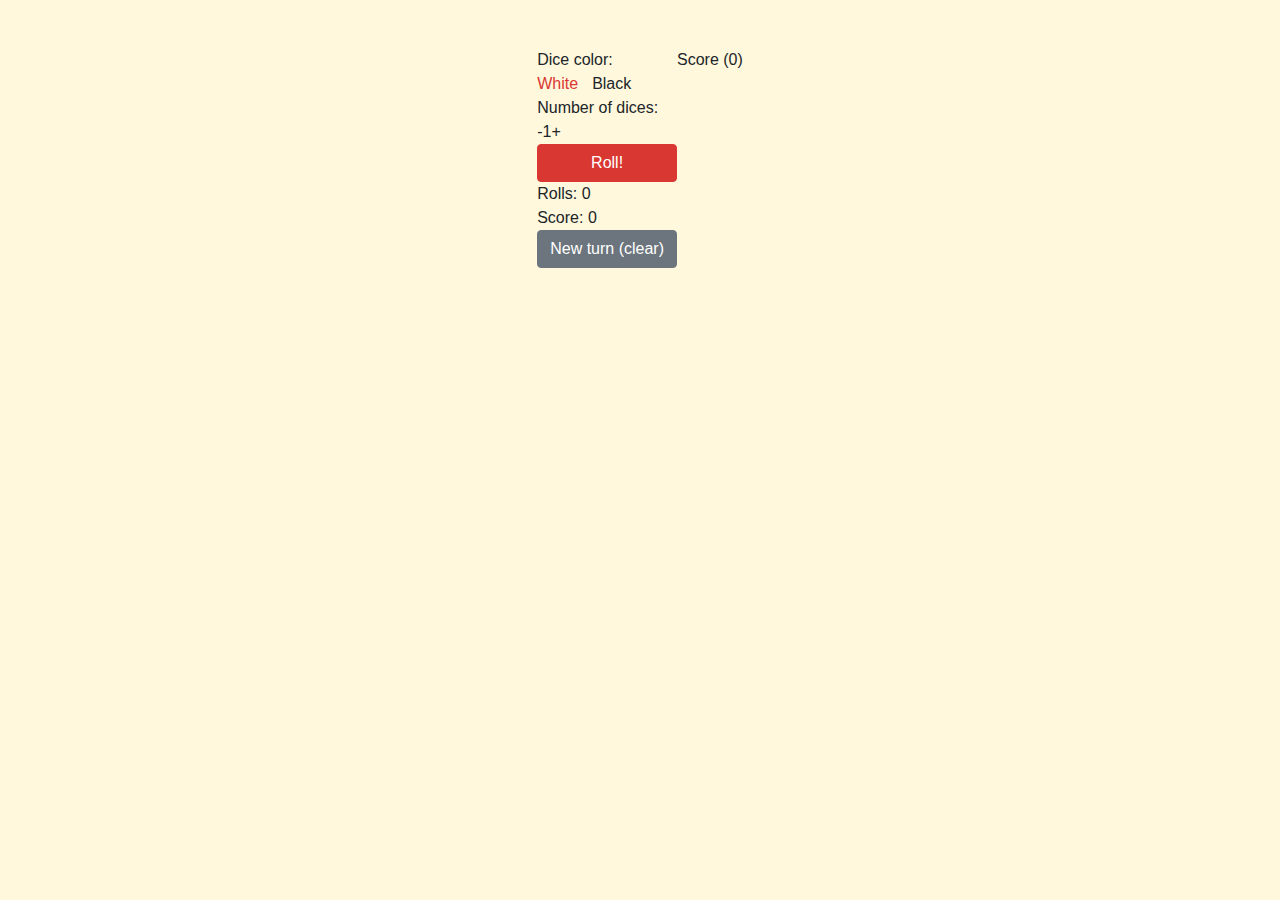
<file: index.html>
<!DOCTYPE html>
<html lang="en">
<head>
  <meta charset="utf-8">
  <meta name="viewport" content="width=device-width, initial-scale=1.0">
  <meta name="description" content="">
  <meta name="author" content="">

  <title>Narrow Jumbotron Template for Bootstrap</title>

  <!-- Google fonts -->
  <link rel="preconnect" href="https://fonts.gstatic.com">
  <link href="https://fonts.googleapis.com/css2?family=Kalam:wght@300;400;700&display=swap" rel="stylesheet">
  <!-- App CSS -->
  <link href="css/app.css" rel="stylesheet">
</head>

<body>

  <div class="game-container my-5 justify-content-center d-flex flex-wrap">

    <!-- BOARD CONTROLS -->
    <div class="board-controls">
      <div class="board-controls_control">
        <div class="board-title">Dice color:</div>
        <div class="form-check form-check-inline">
          <input class="form-check-input" type="radio" name="colorDices" id="colorDices1" value="white" checked>
          <label class="form-check-label" for="colorDices1">
            White
          </label>
        </div>
        <div class="form-check form-check-inline">
          <input class="form-check-input" type="radio" name="colorDices" id="colorDices2" value="black">
          <label class="form-check-label" for="colorDices2">
            Black
          </label>
        </div>
      </div>
      <div class="board-controls_control">
        <div class="board-title">Number of dices:</div>
        <span class="less-dices-btn">-</span><span class="dices-number" id="diceNumber">1</span><span class="more-dices-btn">+</span>
      </div>
      <div class="board-controls_control is-btn">
        <span id="rollBtn" class="btn btn-block btn-primary">Roll!</span>
      </div>
      
      <!-- BOARD INFOS -->
      <div class="board-controls_turn-infos">
        <div class="board-controls_turn-info is-rolls-count">
          Rolls: <span class="rolls">0</span>
        </div>
        <div class="board-controls_turn-info is-score">
          Score: <span class="score">0</span>
        </div>
        <div class="board-controls_saved-dices" data-dice="">
          <div class="marks"></div>
          <div class="dices"></div>
        </div>
        <div class="board-controls_turn-info is-clear">
          <div class="btn btn-secondary w-100 clear-btn">New turn (clear)</div>
        </div>
      </div>
    </div>

    <!-- BOARD DICE TRACK -->
    <div clas="justify-content-center flex-wrap">
      <div class="board d-flex  align-items-center justify-content-center">
        <div class="board-bg"></div>
        <div class="board_dice-container"></div>
        <div class="board_saved-dices">
          <div>
            Score (<span class="score">0</span>)
          </div>
        </div>
      </div>
    </div>

  </div>

  <script src = "js/dice.js"></script>
  <script src = "js/game.js"></script>
  <script src = "js/app.js"></script>
</body>
</html>
</file>
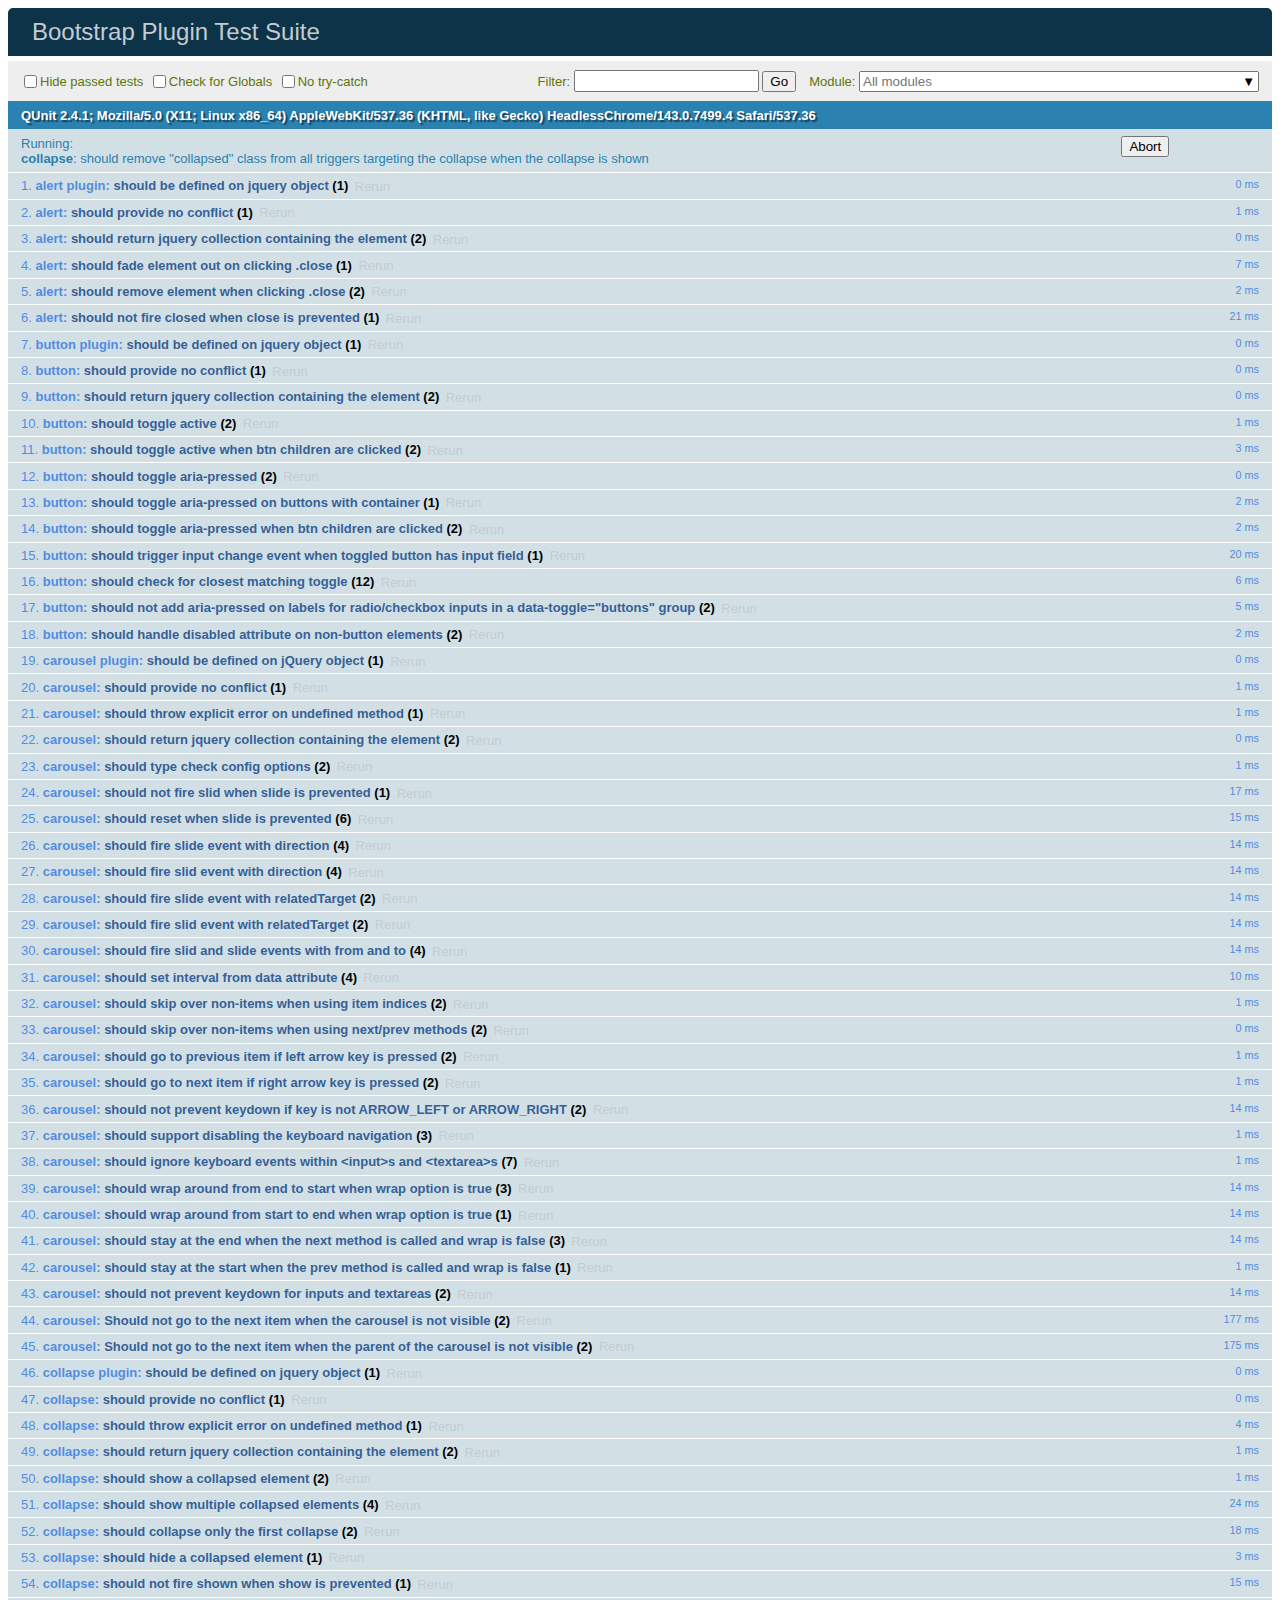
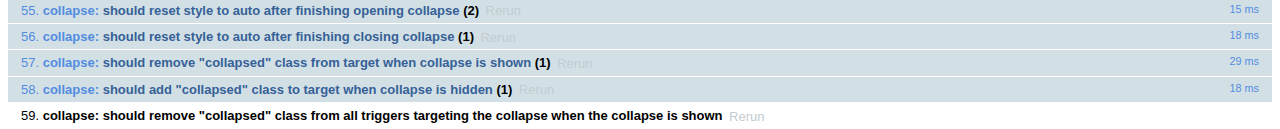
<file: scss/vendors/bootstrap/js/tests/index.html>
<!doctype html>
<html lang="en">
  <head>
    <meta charset="utf-8">
    <meta name="viewport" content="width=device-width, initial-scale=1, shrink-to-fit=no">
    <title>Bootstrap Plugin Test Suite</title>

    <!-- jQuery -->
    <script>
      (function () {
        var path = '../../assets/js/vendor/jquery-slim.min.js'
        // get jquery param from the query string.
        var jQueryVersion = location.search.match(/[?&]jquery=(.*?)(?=&|$)/)

        // If a version was specified, use that version from our vendor folder
        if (jQueryVersion) {
          path = 'vendor/jquery-' + jQueryVersion[1] + '.min.js'
        }
        document.write('<script src="' + path + '"><\/script>')
      }())
    </script>
    <script src="../../assets/js/vendor/popper.min.js"></script>

    <!-- QUnit -->
    <link rel="stylesheet" href="vendor/qunit.css" media="screen">
    <script src="vendor/qunit.js"></script>

    <script>
      // Disable jQuery event aliases to ensure we don't accidentally use any of them
      [
        'blur',
        'focus',
        'focusin',
        'focusout',
        'resize',
        'scroll',
        'click',
        'dblclick',
        'mousedown',
        'mouseup',
        'mousemove',
        'mouseover',
        'mouseout',
        'mouseenter',
        'mouseleave',
        'change',
        'select',
        'submit',
        'keydown',
        'keypress',
        'keyup',
        'contextmenu'
      ].forEach(function(eventAlias) {
        $.fn[eventAlias] = function() {
          throw new Error('Using the ".' + eventAlias + '()" method is not allowed, so that Bootstrap can be compatible with custom jQuery builds which exclude the "event aliases" module that defines said method. See https://github.com/twbs/bootstrap/blob/master/CONTRIBUTING.md#js')
        }
      })

      // Require assert.expect in each test
      QUnit.config.requireExpects = true

      // See https://github.com/axemclion/grunt-saucelabs#test-result-details-with-qunit
      var log = []
      var testName

      QUnit.done(function(testResults) {
        var tests = []
        for (var i = 0; i < log.length; i++) {
          var details = log[i]
          tests.push({
            name: details.name,
            result: details.result,
            expected: details.expected,
            actual: details.actual,
            source: details.source
          })
        }
        testResults.tests = tests

        window.global_test_results = testResults
      })

      QUnit.testStart(function(testDetails) {
        QUnit.log(function(details) {
          if (!details.result) {
            details.name = testDetails.name
            log.push(details)
          }
        })
      })

      // Display fixture on-screen on iOS to avoid false positives
      // See https://github.com/twbs/bootstrap/pull/15955
      if (/iPhone|iPad|iPod/.test(navigator.userAgent)) {
        QUnit.begin(function() {
          $('#qunit-fixture').css({ top: 0, left: 0 })
        })

        QUnit.done(function() {
          $('#qunit-fixture').css({ top: '', left: '' })
        })
      }
    </script>

    <!-- Transpiled Plugins -->
    <script src="../dist/util.js"></script>
    <script src="../dist/alert.js"></script>
    <script src="../dist/button.js"></script>
    <script src="../dist/carousel.js"></script>
    <script src="../dist/collapse.js"></script>
    <script src="../dist/dropdown.js"></script>
    <script src="../dist/modal.js"></script>
    <script src="../dist/scrollspy.js"></script>
    <script src="../dist/tab.js"></script>
    <script src="../dist/tooltip.js"></script>
    <script src="../dist/popover.js"></script>

    <!-- Unit Tests -->
    <script src="unit/alert.js"></script>
    <script src="unit/button.js"></script>
    <script src="unit/carousel.js"></script>
    <script src="unit/collapse.js"></script>
    <script src="unit/dropdown.js"></script>
    <script src="unit/modal.js"></script>
    <script src="unit/scrollspy.js"></script>
    <script src="unit/tab.js"></script>
    <script src="unit/tooltip.js"></script>
    <script src="unit/popover.js"></script>
    <script src="unit/util.js"></script>
  </head>
  <body>
    <div id="qunit-container">
      <div id="qunit"></div>
      <div id="qunit-fixture"></div>
    </div>
  </body>
</html>
</file>
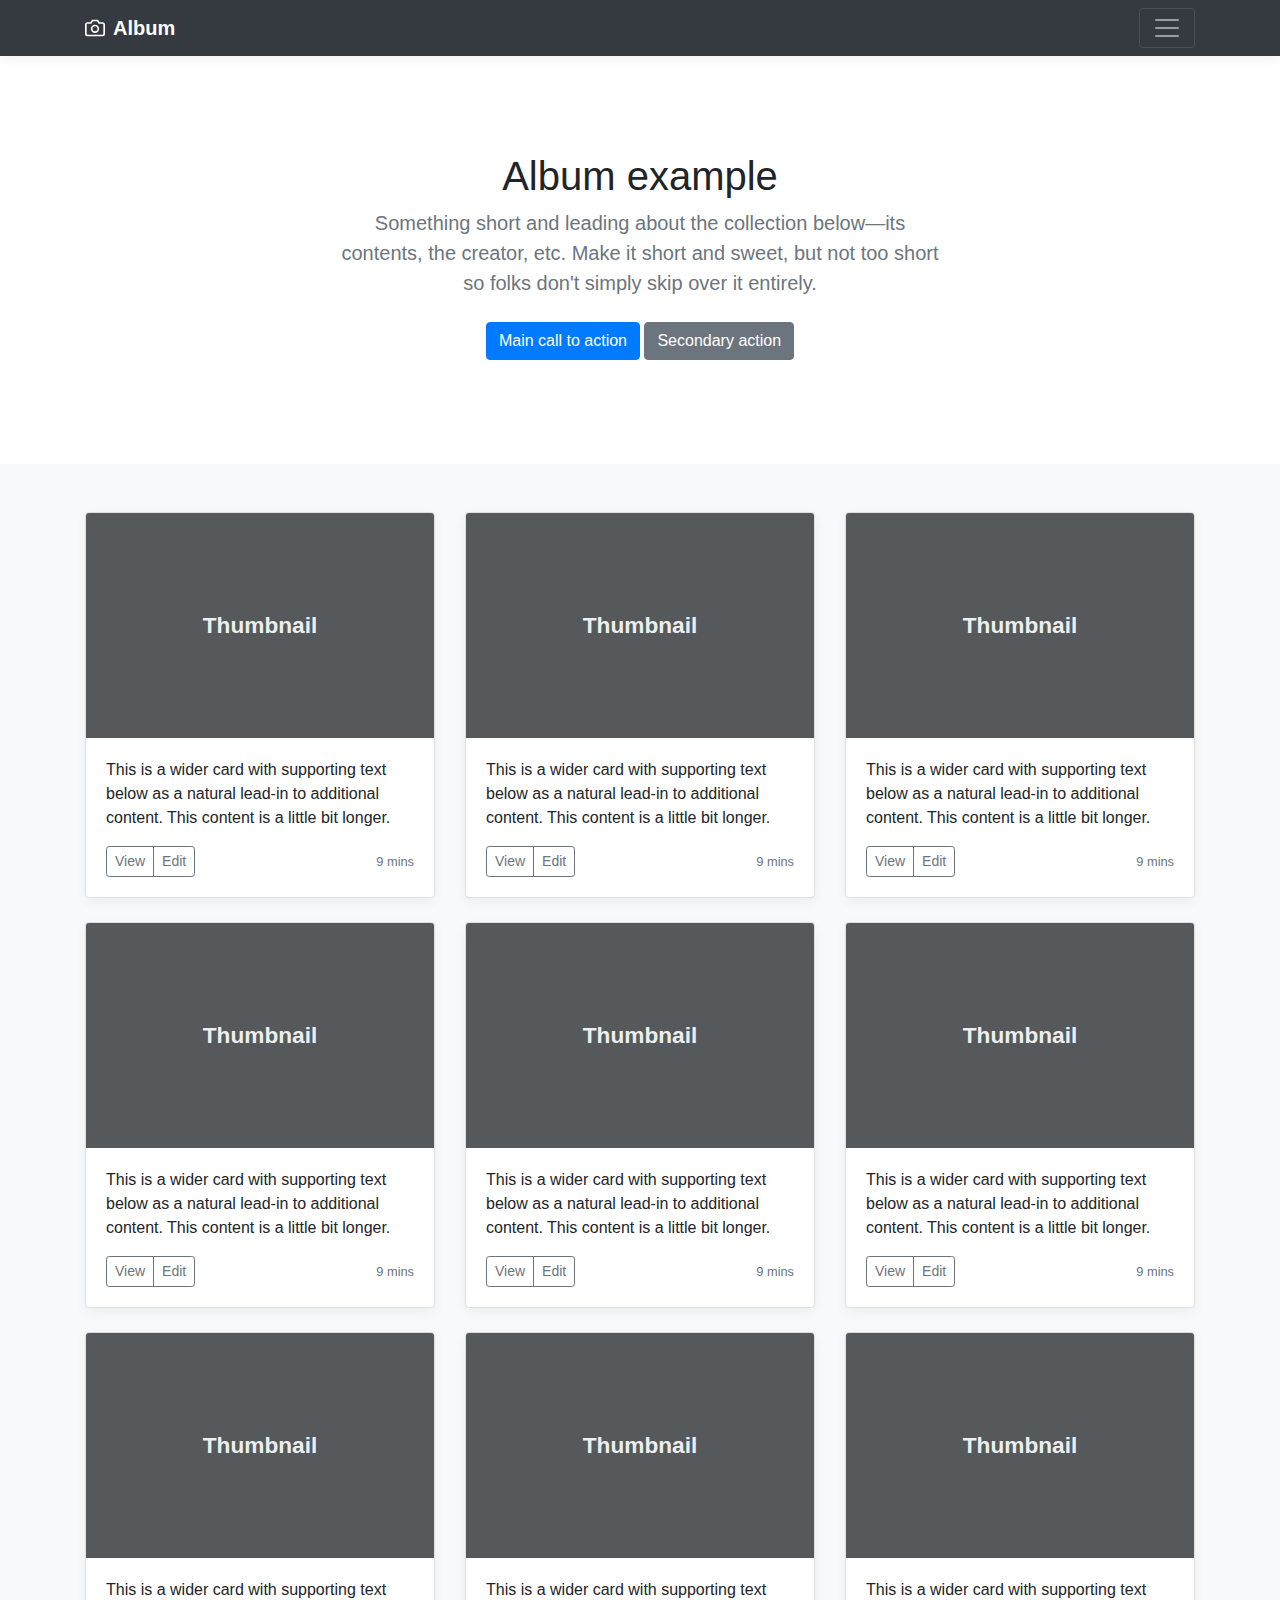
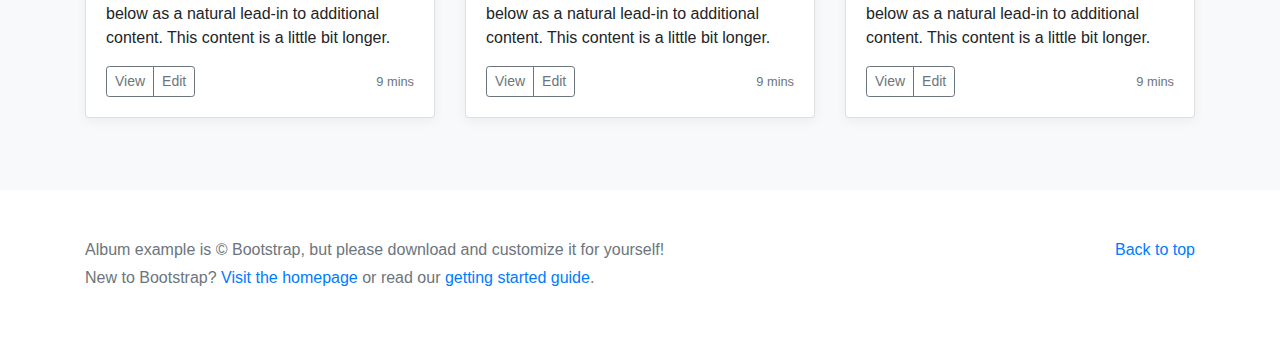
<file: scss/vendors/bootstrap/docs/4.0/examples/album/index.html>
<!doctype html>
<html lang="en">
  <head>
    <meta charset="utf-8">
    <meta name="viewport" content="width=device-width, initial-scale=1, shrink-to-fit=no">
    <meta name="description" content="">
    <meta name="author" content="">
    <link rel="icon" href="../../../../favicon.ico">

    <title>Album example for Bootstrap</title>

    <!-- Bootstrap core CSS -->
    <link href="../../../../dist/css/bootstrap.min.css" rel="stylesheet">

    <!-- Custom styles for this template -->
    <link href="album.css" rel="stylesheet">
  </head>

  <body>

    <header>
      <div class="collapse bg-dark" id="navbarHeader">
        <div class="container">
          <div class="row">
            <div class="col-sm-8 col-md-7 py-4">
              <h4 class="text-white">About</h4>
              <p class="text-muted">Add some information about the album below, the author, or any other background context. Make it a few sentences long so folks can pick up some informative tidbits. Then, link them off to some social networking sites or contact information.</p>
            </div>
            <div class="col-sm-4 offset-md-1 py-4">
              <h4 class="text-white">Contact</h4>
              <ul class="list-unstyled">
                <li><a href="#" class="text-white">Follow on Twitter</a></li>
                <li><a href="#" class="text-white">Like on Facebook</a></li>
                <li><a href="#" class="text-white">Email me</a></li>
              </ul>
            </div>
          </div>
        </div>
      </div>
      <div class="navbar navbar-dark bg-dark box-shadow">
        <div class="container d-flex justify-content-between">
          <a href="#" class="navbar-brand d-flex align-items-center">
            <svg xmlns="http://www.w3.org/2000/svg" width="20" height="20" viewBox="0 0 24 24" fill="none" stroke="currentColor" stroke-width="2" stroke-linecap="round" stroke-linejoin="round" class="mr-2"><path d="M23 19a2 2 0 0 1-2 2H3a2 2 0 0 1-2-2V8a2 2 0 0 1 2-2h4l2-3h6l2 3h4a2 2 0 0 1 2 2z"></path><circle cx="12" cy="13" r="4"></circle></svg>
            <strong>Album</strong>
          </a>
          <button class="navbar-toggler" type="button" data-toggle="collapse" data-target="#navbarHeader" aria-controls="navbarHeader" aria-expanded="false" aria-label="Toggle navigation">
            <span class="navbar-toggler-icon"></span>
          </button>
        </div>
      </div>
    </header>

    <main role="main">

      <section class="jumbotron text-center">
        <div class="container">
          <h1 class="jumbotron-heading">Album example</h1>
          <p class="lead text-muted">Something short and leading about the collection below—its contents, the creator, etc. Make it short and sweet, but not too short so folks don't simply skip over it entirely.</p>
          <p>
            <a href="#" class="btn btn-primary my-2">Main call to action</a>
            <a href="#" class="btn btn-secondary my-2">Secondary action</a>
          </p>
        </div>
      </section>

      <div class="album py-5 bg-light">
        <div class="container">

          <div class="row">
            <div class="col-md-4">
              <div class="card mb-4 box-shadow">
                <img class="card-img-top" data-src="holder.js/100px225?theme=thumb&bg=55595c&fg=eceeef&text=Thumbnail" alt="Card image cap">
                <div class="card-body">
                  <p class="card-text">This is a wider card with supporting text below as a natural lead-in to additional content. This content is a little bit longer.</p>
                  <div class="d-flex justify-content-between align-items-center">
                    <div class="btn-group">
                      <button type="button" class="btn btn-sm btn-outline-secondary">View</button>
                      <button type="button" class="btn btn-sm btn-outline-secondary">Edit</button>
                    </div>
                    <small class="text-muted">9 mins</small>
                  </div>
                </div>
              </div>
            </div>
            <div class="col-md-4">
              <div class="card mb-4 box-shadow">
                <img class="card-img-top" data-src="holder.js/100px225?theme=thumb&bg=55595c&fg=eceeef&text=Thumbnail" alt="Card image cap">
                <div class="card-body">
                  <p class="card-text">This is a wider card with supporting text below as a natural lead-in to additional content. This content is a little bit longer.</p>
                  <div class="d-flex justify-content-between align-items-center">
                    <div class="btn-group">
                      <button type="button" class="btn btn-sm btn-outline-secondary">View</button>
                      <button type="button" class="btn btn-sm btn-outline-secondary">Edit</button>
                    </div>
                    <small class="text-muted">9 mins</small>
                  </div>
                </div>
              </div>
            </div>
            <div class="col-md-4">
              <div class="card mb-4 box-shadow">
                <img class="card-img-top" data-src="holder.js/100px225?theme=thumb&bg=55595c&fg=eceeef&text=Thumbnail" alt="Card image cap">
                <div class="card-body">
                  <p class="card-text">This is a wider card with supporting text below as a natural lead-in to additional content. This content is a little bit longer.</p>
                  <div class="d-flex justify-content-between align-items-center">
                    <div class="btn-group">
                      <button type="button" class="btn btn-sm btn-outline-secondary">View</button>
                      <button type="button" class="btn btn-sm btn-outline-secondary">Edit</button>
                    </div>
                    <small class="text-muted">9 mins</small>
                  </div>
                </div>
              </div>
            </div>

            <div class="col-md-4">
              <div class="card mb-4 box-shadow">
                <img class="card-img-top" data-src="holder.js/100px225?theme=thumb&bg=55595c&fg=eceeef&text=Thumbnail" alt="Card image cap">
                <div class="card-body">
                  <p class="card-text">This is a wider card with supporting text below as a natural lead-in to additional content. This content is a little bit longer.</p>
                  <div class="d-flex justify-content-between align-items-center">
                    <div class="btn-group">
                      <button type="button" class="btn btn-sm btn-outline-secondary">View</button>
                      <button type="button" class="btn btn-sm btn-outline-secondary">Edit</button>
                    </div>
                    <small class="text-muted">9 mins</small>
                  </div>
                </div>
              </div>
            </div>
            <div class="col-md-4">
              <div class="card mb-4 box-shadow">
                <img class="card-img-top" data-src="holder.js/100px225?theme=thumb&bg=55595c&fg=eceeef&text=Thumbnail" alt="Card image cap">
                <div class="card-body">
                  <p class="card-text">This is a wider card with supporting text below as a natural lead-in to additional content. This content is a little bit longer.</p>
                  <div class="d-flex justify-content-between align-items-center">
                    <div class="btn-group">
                      <button type="button" class="btn btn-sm btn-outline-secondary">View</button>
                      <button type="button" class="btn btn-sm btn-outline-secondary">Edit</button>
                    </div>
                    <small class="text-muted">9 mins</small>
                  </div>
                </div>
              </div>
            </div>
            <div class="col-md-4">
              <div class="card mb-4 box-shadow">
                <img class="card-img-top" data-src="holder.js/100px225?theme=thumb&bg=55595c&fg=eceeef&text=Thumbnail" alt="Card image cap">
                <div class="card-body">
                  <p class="card-text">This is a wider card with supporting text below as a natural lead-in to additional content. This content is a little bit longer.</p>
                  <div class="d-flex justify-content-between align-items-center">
                    <div class="btn-group">
                      <button type="button" class="btn btn-sm btn-outline-secondary">View</button>
                      <button type="button" class="btn btn-sm btn-outline-secondary">Edit</button>
                    </div>
                    <small class="text-muted">9 mins</small>
                  </div>
                </div>
              </div>
            </div>

            <div class="col-md-4">
              <div class="card mb-4 box-shadow">
                <img class="card-img-top" data-src="holder.js/100px225?theme=thumb&bg=55595c&fg=eceeef&text=Thumbnail" alt="Card image cap">
                <div class="card-body">
                  <p class="card-text">This is a wider card with supporting text below as a natural lead-in to additional content. This content is a little bit longer.</p>
                  <div class="d-flex justify-content-between align-items-center">
                    <div class="btn-group">
                      <button type="button" class="btn btn-sm btn-outline-secondary">View</button>
                      <button type="button" class="btn btn-sm btn-outline-secondary">Edit</button>
                    </div>
                    <small class="text-muted">9 mins</small>
                  </div>
                </div>
              </div>
            </div>
            <div class="col-md-4">
              <div class="card mb-4 box-shadow">
                <img class="card-img-top" data-src="holder.js/100px225?theme=thumb&bg=55595c&fg=eceeef&text=Thumbnail" alt="Card image cap">
                <div class="card-body">
                  <p class="card-text">This is a wider card with supporting text below as a natural lead-in to additional content. This content is a little bit longer.</p>
                  <div class="d-flex justify-content-between align-items-center">
                    <div class="btn-group">
                      <button type="button" class="btn btn-sm btn-outline-secondary">View</button>
                      <button type="button" class="btn btn-sm btn-outline-secondary">Edit</button>
                    </div>
                    <small class="text-muted">9 mins</small>
                  </div>
                </div>
              </div>
            </div>
            <div class="col-md-4">
              <div class="card mb-4 box-shadow">
                <img class="card-img-top" data-src="holder.js/100px225?theme=thumb&bg=55595c&fg=eceeef&text=Thumbnail" alt="Card image cap">
                <div class="card-body">
                  <p class="card-text">This is a wider card with supporting text below as a natural lead-in to additional content. This content is a little bit longer.</p>
                  <div class="d-flex justify-content-between align-items-center">
                    <div class="btn-group">
                      <button type="button" class="btn btn-sm btn-outline-secondary">View</button>
                      <button type="button" class="btn btn-sm btn-outline-secondary">Edit</button>
                    </div>
                    <small class="text-muted">9 mins</small>
                  </div>
                </div>
              </div>
            </div>
          </div>
        </div>
      </div>

    </main>

    <footer class="text-muted">
      <div class="container">
        <p class="float-right">
          <a href="#">Back to top</a>
        </p>
        <p>Album example is &copy; Bootstrap, but please download and customize it for yourself!</p>
        <p>New to Bootstrap? <a href="../../">Visit the homepage</a> or read our <a href="../../getting-started/">getting started guide</a>.</p>
      </div>
    </footer>

    <!-- Bootstrap core JavaScript
    ================================================== -->
    <!-- Placed at the end of the document so the pages load faster -->
    <script src="https://code.jquery.com/jquery-3.2.1.slim.min.js" integrity="sha384-KJ3o2DKtIkvYIK3UENzmM7KCkRr/rE9/Qpg6aAZGJwFDMVNA/GpGFF93hXpG5KkN" crossorigin="anonymous"></script>
    <script>window.jQuery || document.write('<script src="../../../../assets/js/vendor/jquery-slim.min.js"><\/script>')</script>
    <script src="../../../../assets/js/vendor/popper.min.js"></script>
    <script src="../../../../dist/js/bootstrap.min.js"></script>
    <script src="../../../../assets/js/vendor/holder.min.js"></script>
  </body>
</html>
</file>
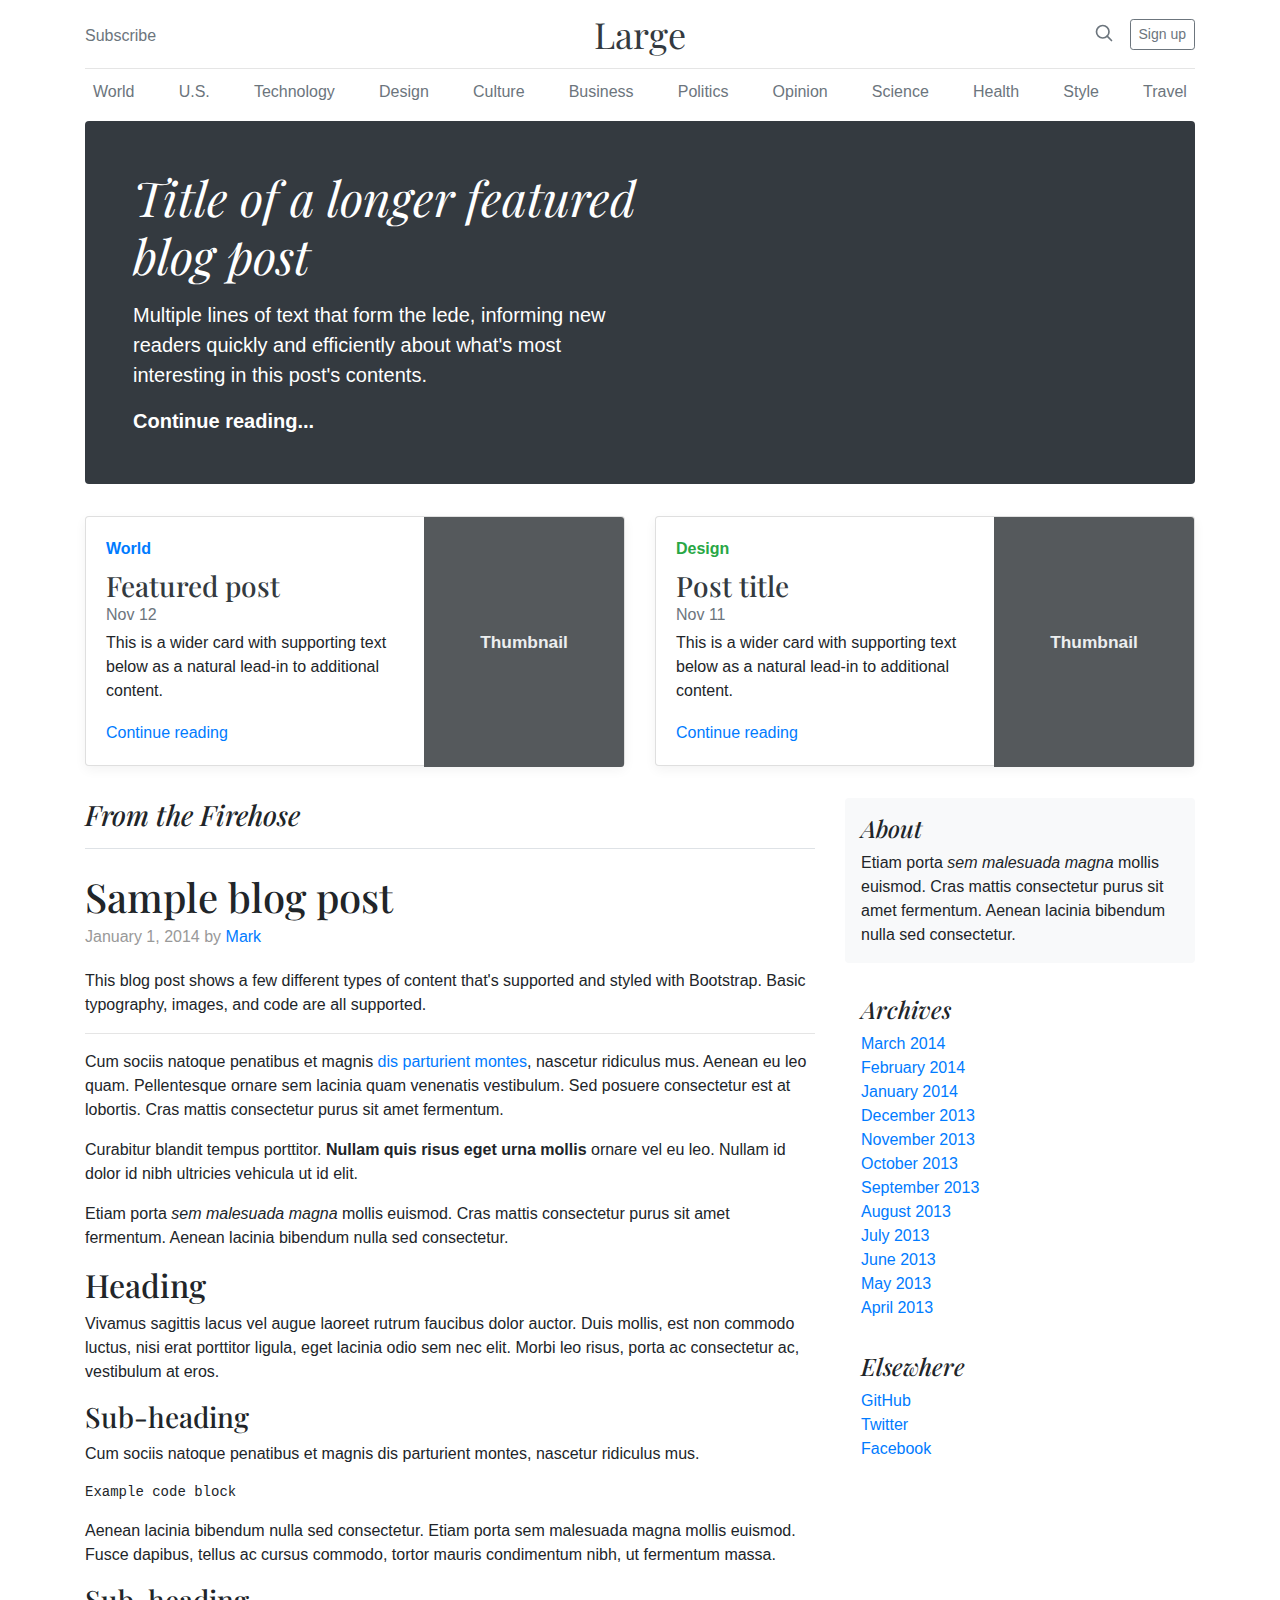
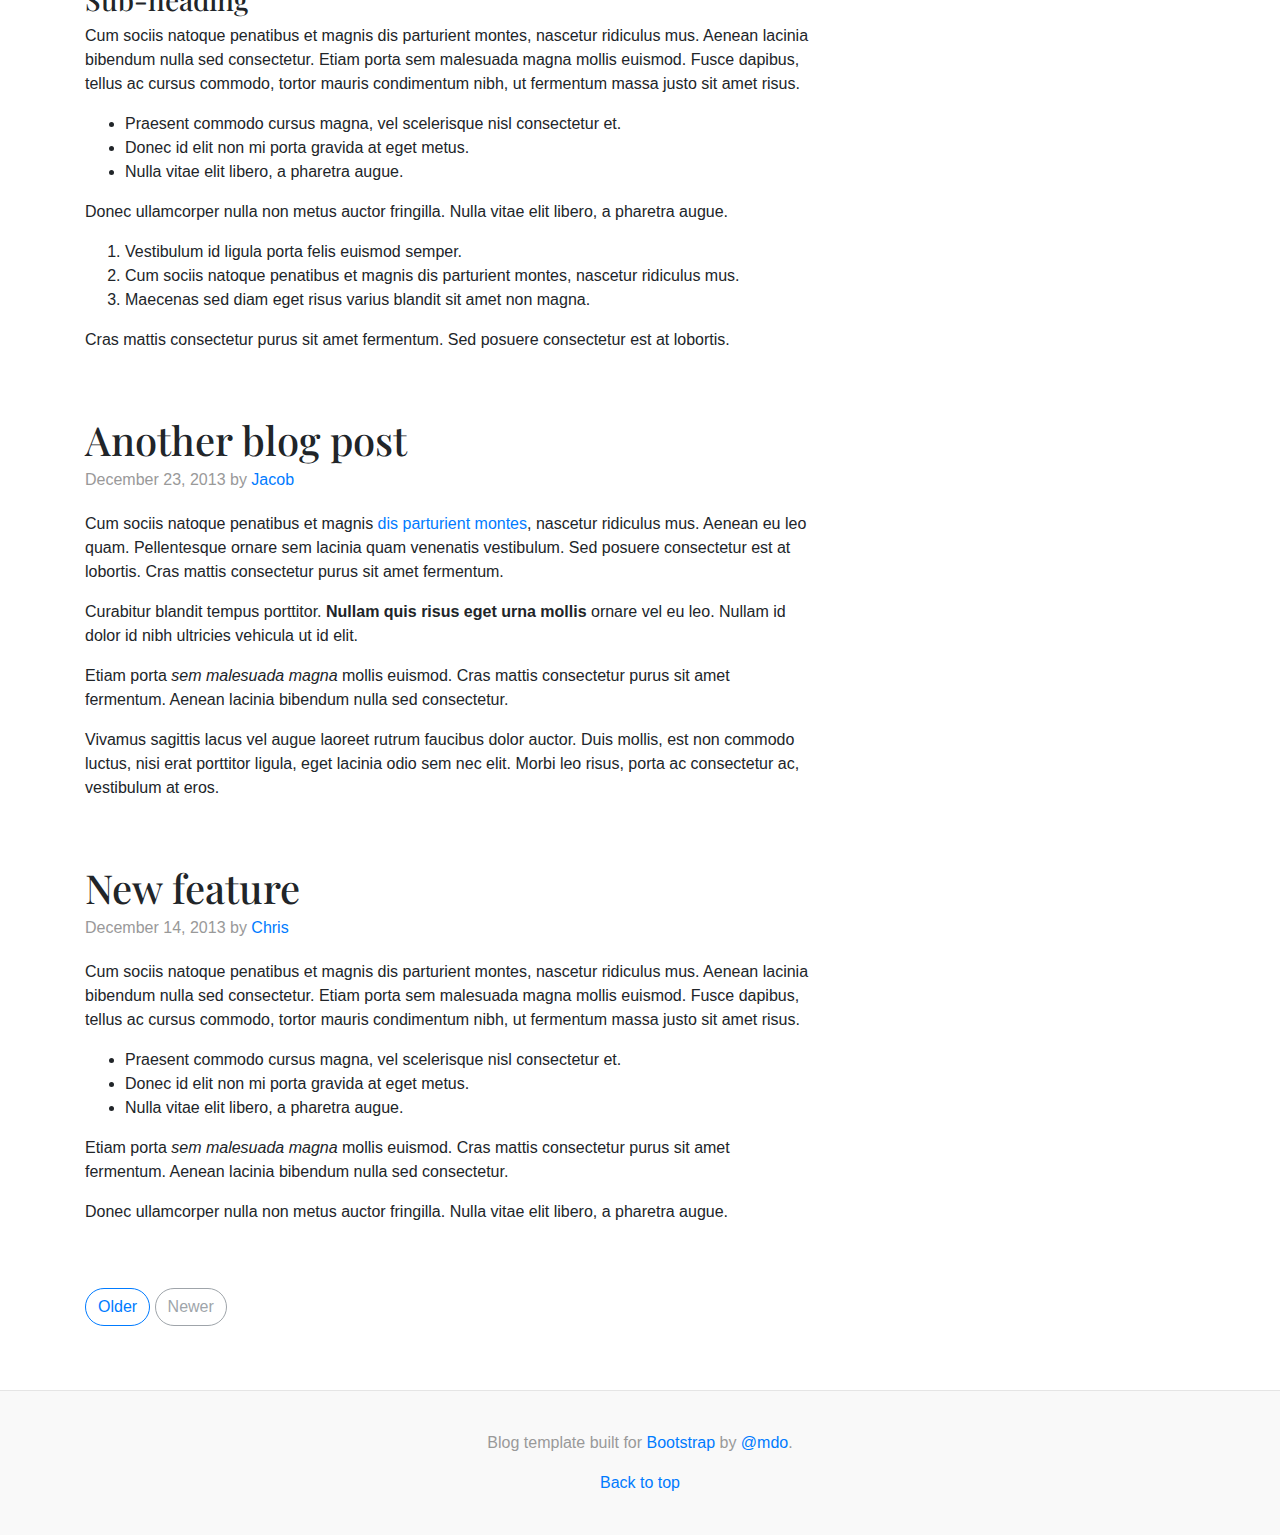
<file: scss/vendors/bootstrap/docs/4.0/examples/blog/index.html>
<!doctype html>
<html lang="en">
  <head>
    <meta charset="utf-8">
    <meta name="viewport" content="width=device-width, initial-scale=1, shrink-to-fit=no">
    <meta name="description" content="">
    <meta name="author" content="">
    <link rel="icon" href="../../../../favicon.ico">

    <title>Blog Template for Bootstrap</title>

    <!-- Bootstrap core CSS -->
    <link href="../../../../dist/css/bootstrap.min.css" rel="stylesheet">

    <!-- Custom styles for this template -->
    <link href="https://fonts.googleapis.com/css?family=Playfair+Display:700,900" rel="stylesheet">
    <link href="blog.css" rel="stylesheet">
  </head>

  <body>

    <div class="container">
      <header class="blog-header py-3">
        <div class="row flex-nowrap justify-content-between align-items-center">
          <div class="col-4 pt-1">
            <a class="text-muted" href="#">Subscribe</a>
          </div>
          <div class="col-4 text-center">
            <a class="blog-header-logo text-dark" href="#">Large</a>
          </div>
          <div class="col-4 d-flex justify-content-end align-items-center">
            <a class="text-muted" href="#">
              <svg xmlns="http://www.w3.org/2000/svg" width="20" height="20" viewBox="0 0 24 24" fill="none" stroke="currentColor" stroke-width="2" stroke-linecap="round" stroke-linejoin="round" class="mx-3"><circle cx="10.5" cy="10.5" r="7.5"></circle><line x1="21" y1="21" x2="15.8" y2="15.8"></line></svg>
            </a>
            <a class="btn btn-sm btn-outline-secondary" href="#">Sign up</a>
          </div>
        </div>
      </header>

      <div class="nav-scroller py-1 mb-2">
        <nav class="nav d-flex justify-content-between">
          <a class="p-2 text-muted" href="#">World</a>
          <a class="p-2 text-muted" href="#">U.S.</a>
          <a class="p-2 text-muted" href="#">Technology</a>
          <a class="p-2 text-muted" href="#">Design</a>
          <a class="p-2 text-muted" href="#">Culture</a>
          <a class="p-2 text-muted" href="#">Business</a>
          <a class="p-2 text-muted" href="#">Politics</a>
          <a class="p-2 text-muted" href="#">Opinion</a>
          <a class="p-2 text-muted" href="#">Science</a>
          <a class="p-2 text-muted" href="#">Health</a>
          <a class="p-2 text-muted" href="#">Style</a>
          <a class="p-2 text-muted" href="#">Travel</a>
        </nav>
      </div>

      <div class="jumbotron p-3 p-md-5 text-white rounded bg-dark">
        <div class="col-md-6 px-0">
          <h1 class="display-4 font-italic">Title of a longer featured blog post</h1>
          <p class="lead my-3">Multiple lines of text that form the lede, informing new readers quickly and efficiently about what's most interesting in this post's contents.</p>
          <p class="lead mb-0"><a href="#" class="text-white font-weight-bold">Continue reading...</a></p>
        </div>
      </div>

      <div class="row mb-2">
        <div class="col-md-6">
          <div class="card flex-md-row mb-4 box-shadow h-md-250">
            <div class="card-body d-flex flex-column align-items-start">
              <strong class="d-inline-block mb-2 text-primary">World</strong>
              <h3 class="mb-0">
                <a class="text-dark" href="#">Featured post</a>
              </h3>
              <div class="mb-1 text-muted">Nov 12</div>
              <p class="card-text mb-auto">This is a wider card with supporting text below as a natural lead-in to additional content.</p>
              <a href="#">Continue reading</a>
            </div>
            <img class="card-img-right flex-auto d-none d-md-block" data-src="holder.js/200x250?theme=thumb" alt="Card image cap">
          </div>
        </div>
        <div class="col-md-6">
          <div class="card flex-md-row mb-4 box-shadow h-md-250">
            <div class="card-body d-flex flex-column align-items-start">
              <strong class="d-inline-block mb-2 text-success">Design</strong>
              <h3 class="mb-0">
                <a class="text-dark" href="#">Post title</a>
              </h3>
              <div class="mb-1 text-muted">Nov 11</div>
              <p class="card-text mb-auto">This is a wider card with supporting text below as a natural lead-in to additional content.</p>
              <a href="#">Continue reading</a>
            </div>
            <img class="card-img-right flex-auto d-none d-md-block" data-src="holder.js/200x250?theme=thumb" alt="Card image cap">
          </div>
        </div>
      </div>
    </div>

    <main role="main" class="container">
      <div class="row">
        <div class="col-md-8 blog-main">
          <h3 class="pb-3 mb-4 font-italic border-bottom">
            From the Firehose
          </h3>

          <div class="blog-post">
            <h2 class="blog-post-title">Sample blog post</h2>
            <p class="blog-post-meta">January 1, 2014 by <a href="#">Mark</a></p>

            <p>This blog post shows a few different types of content that's supported and styled with Bootstrap. Basic typography, images, and code are all supported.</p>
            <hr>
            <p>Cum sociis natoque penatibus et magnis <a href="#">dis parturient montes</a>, nascetur ridiculus mus. Aenean eu leo quam. Pellentesque ornare sem lacinia quam venenatis vestibulum. Sed posuere consectetur est at lobortis. Cras mattis consectetur purus sit amet fermentum.</p>
            <blockquote>
              <p>Curabitur blandit tempus porttitor. <strong>Nullam quis risus eget urna mollis</strong> ornare vel eu leo. Nullam id dolor id nibh ultricies vehicula ut id elit.</p>
            </blockquote>
            <p>Etiam porta <em>sem malesuada magna</em> mollis euismod. Cras mattis consectetur purus sit amet fermentum. Aenean lacinia bibendum nulla sed consectetur.</p>
            <h2>Heading</h2>
            <p>Vivamus sagittis lacus vel augue laoreet rutrum faucibus dolor auctor. Duis mollis, est non commodo luctus, nisi erat porttitor ligula, eget lacinia odio sem nec elit. Morbi leo risus, porta ac consectetur ac, vestibulum at eros.</p>
            <h3>Sub-heading</h3>
            <p>Cum sociis natoque penatibus et magnis dis parturient montes, nascetur ridiculus mus.</p>
            <pre><code>Example code block</code></pre>
            <p>Aenean lacinia bibendum nulla sed consectetur. Etiam porta sem malesuada magna mollis euismod. Fusce dapibus, tellus ac cursus commodo, tortor mauris condimentum nibh, ut fermentum massa.</p>
            <h3>Sub-heading</h3>
            <p>Cum sociis natoque penatibus et magnis dis parturient montes, nascetur ridiculus mus. Aenean lacinia bibendum nulla sed consectetur. Etiam porta sem malesuada magna mollis euismod. Fusce dapibus, tellus ac cursus commodo, tortor mauris condimentum nibh, ut fermentum massa justo sit amet risus.</p>
            <ul>
              <li>Praesent commodo cursus magna, vel scelerisque nisl consectetur et.</li>
              <li>Donec id elit non mi porta gravida at eget metus.</li>
              <li>Nulla vitae elit libero, a pharetra augue.</li>
            </ul>
            <p>Donec ullamcorper nulla non metus auctor fringilla. Nulla vitae elit libero, a pharetra augue.</p>
            <ol>
              <li>Vestibulum id ligula porta felis euismod semper.</li>
              <li>Cum sociis natoque penatibus et magnis dis parturient montes, nascetur ridiculus mus.</li>
              <li>Maecenas sed diam eget risus varius blandit sit amet non magna.</li>
            </ol>
            <p>Cras mattis consectetur purus sit amet fermentum. Sed posuere consectetur est at lobortis.</p>
          </div><!-- /.blog-post -->

          <div class="blog-post">
            <h2 class="blog-post-title">Another blog post</h2>
            <p class="blog-post-meta">December 23, 2013 by <a href="#">Jacob</a></p>

            <p>Cum sociis natoque penatibus et magnis <a href="#">dis parturient montes</a>, nascetur ridiculus mus. Aenean eu leo quam. Pellentesque ornare sem lacinia quam venenatis vestibulum. Sed posuere consectetur est at lobortis. Cras mattis consectetur purus sit amet fermentum.</p>
            <blockquote>
              <p>Curabitur blandit tempus porttitor. <strong>Nullam quis risus eget urna mollis</strong> ornare vel eu leo. Nullam id dolor id nibh ultricies vehicula ut id elit.</p>
            </blockquote>
            <p>Etiam porta <em>sem malesuada magna</em> mollis euismod. Cras mattis consectetur purus sit amet fermentum. Aenean lacinia bibendum nulla sed consectetur.</p>
            <p>Vivamus sagittis lacus vel augue laoreet rutrum faucibus dolor auctor. Duis mollis, est non commodo luctus, nisi erat porttitor ligula, eget lacinia odio sem nec elit. Morbi leo risus, porta ac consectetur ac, vestibulum at eros.</p>
          </div><!-- /.blog-post -->

          <div class="blog-post">
            <h2 class="blog-post-title">New feature</h2>
            <p class="blog-post-meta">December 14, 2013 by <a href="#">Chris</a></p>

            <p>Cum sociis natoque penatibus et magnis dis parturient montes, nascetur ridiculus mus. Aenean lacinia bibendum nulla sed consectetur. Etiam porta sem malesuada magna mollis euismod. Fusce dapibus, tellus ac cursus commodo, tortor mauris condimentum nibh, ut fermentum massa justo sit amet risus.</p>
            <ul>
              <li>Praesent commodo cursus magna, vel scelerisque nisl consectetur et.</li>
              <li>Donec id elit non mi porta gravida at eget metus.</li>
              <li>Nulla vitae elit libero, a pharetra augue.</li>
            </ul>
            <p>Etiam porta <em>sem malesuada magna</em> mollis euismod. Cras mattis consectetur purus sit amet fermentum. Aenean lacinia bibendum nulla sed consectetur.</p>
            <p>Donec ullamcorper nulla non metus auctor fringilla. Nulla vitae elit libero, a pharetra augue.</p>
          </div><!-- /.blog-post -->

          <nav class="blog-pagination">
            <a class="btn btn-outline-primary" href="#">Older</a>
            <a class="btn btn-outline-secondary disabled" href="#">Newer</a>
          </nav>

        </div><!-- /.blog-main -->

        <aside class="col-md-4 blog-sidebar">
          <div class="p-3 mb-3 bg-light rounded">
            <h4 class="font-italic">About</h4>
            <p class="mb-0">Etiam porta <em>sem malesuada magna</em> mollis euismod. Cras mattis consectetur purus sit amet fermentum. Aenean lacinia bibendum nulla sed consectetur.</p>
          </div>

          <div class="p-3">
            <h4 class="font-italic">Archives</h4>
            <ol class="list-unstyled mb-0">
              <li><a href="#">March 2014</a></li>
              <li><a href="#">February 2014</a></li>
              <li><a href="#">January 2014</a></li>
              <li><a href="#">December 2013</a></li>
              <li><a href="#">November 2013</a></li>
              <li><a href="#">October 2013</a></li>
              <li><a href="#">September 2013</a></li>
              <li><a href="#">August 2013</a></li>
              <li><a href="#">July 2013</a></li>
              <li><a href="#">June 2013</a></li>
              <li><a href="#">May 2013</a></li>
              <li><a href="#">April 2013</a></li>
            </ol>
          </div>

          <div class="p-3">
            <h4 class="font-italic">Elsewhere</h4>
            <ol class="list-unstyled">
              <li><a href="#">GitHub</a></li>
              <li><a href="#">Twitter</a></li>
              <li><a href="#">Facebook</a></li>
            </ol>
          </div>
        </aside><!-- /.blog-sidebar -->

      </div><!-- /.row -->

    </main><!-- /.container -->

    <footer class="blog-footer">
      <p>Blog template built for <a href="https://getbootstrap.com/">Bootstrap</a> by <a href="https://twitter.com/mdo">@mdo</a>.</p>
      <p>
        <a href="#">Back to top</a>
      </p>
    </footer>

    <!-- Bootstrap core JavaScript
    ================================================== -->
    <!-- Placed at the end of the document so the pages load faster -->
    <script src="https://code.jquery.com/jquery-3.2.1.slim.min.js" integrity="sha384-KJ3o2DKtIkvYIK3UENzmM7KCkRr/rE9/Qpg6aAZGJwFDMVNA/GpGFF93hXpG5KkN" crossorigin="anonymous"></script>
    <script>window.jQuery || document.write('<script src="../../../../assets/js/vendor/jquery-slim.min.js"><\/script>')</script>
    <script src="../../../../assets/js/vendor/popper.min.js"></script>
    <script src="../../../../dist/js/bootstrap.min.js"></script>
    <script src="../../../../assets/js/vendor/holder.min.js"></script>
    <script>
      Holder.addTheme('thumb', {
        bg: '#55595c',
        fg: '#eceeef',
        text: 'Thumbnail'
      });
    </script>
  </body>
</html>
</file>
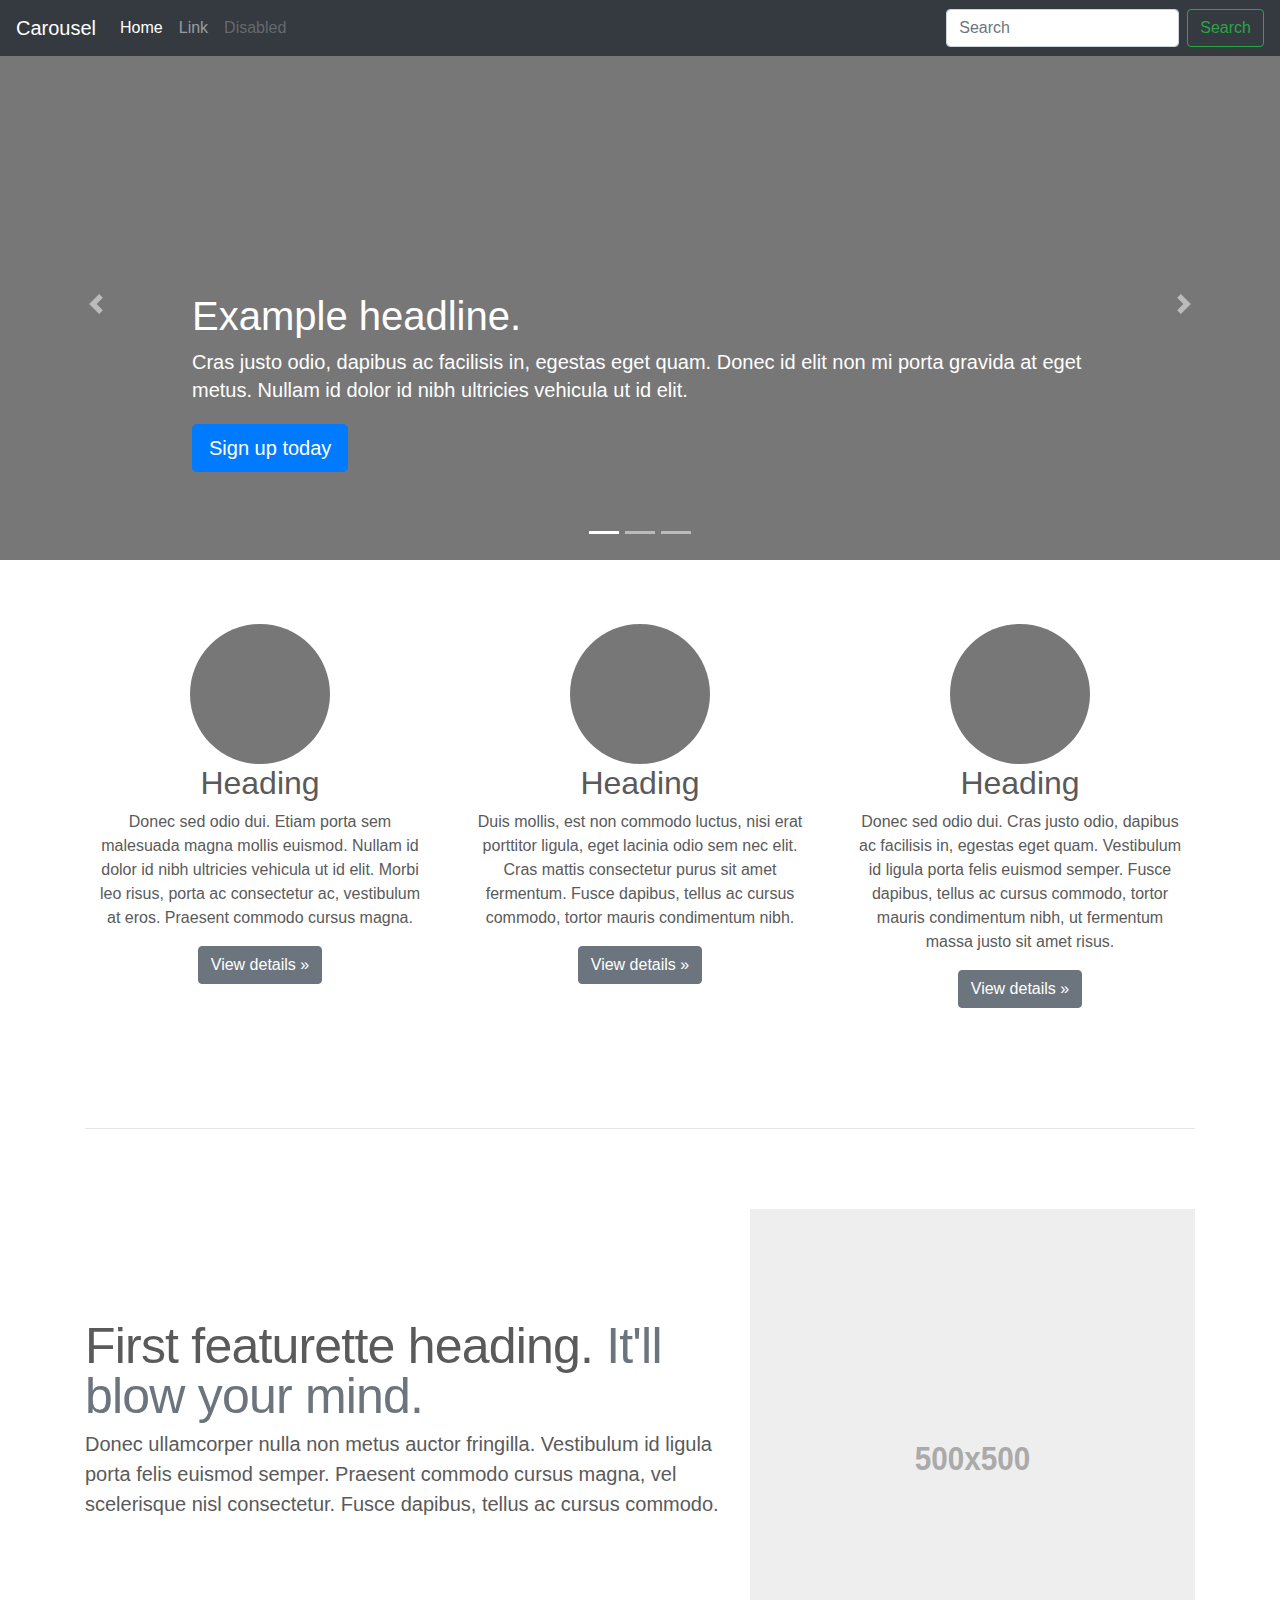
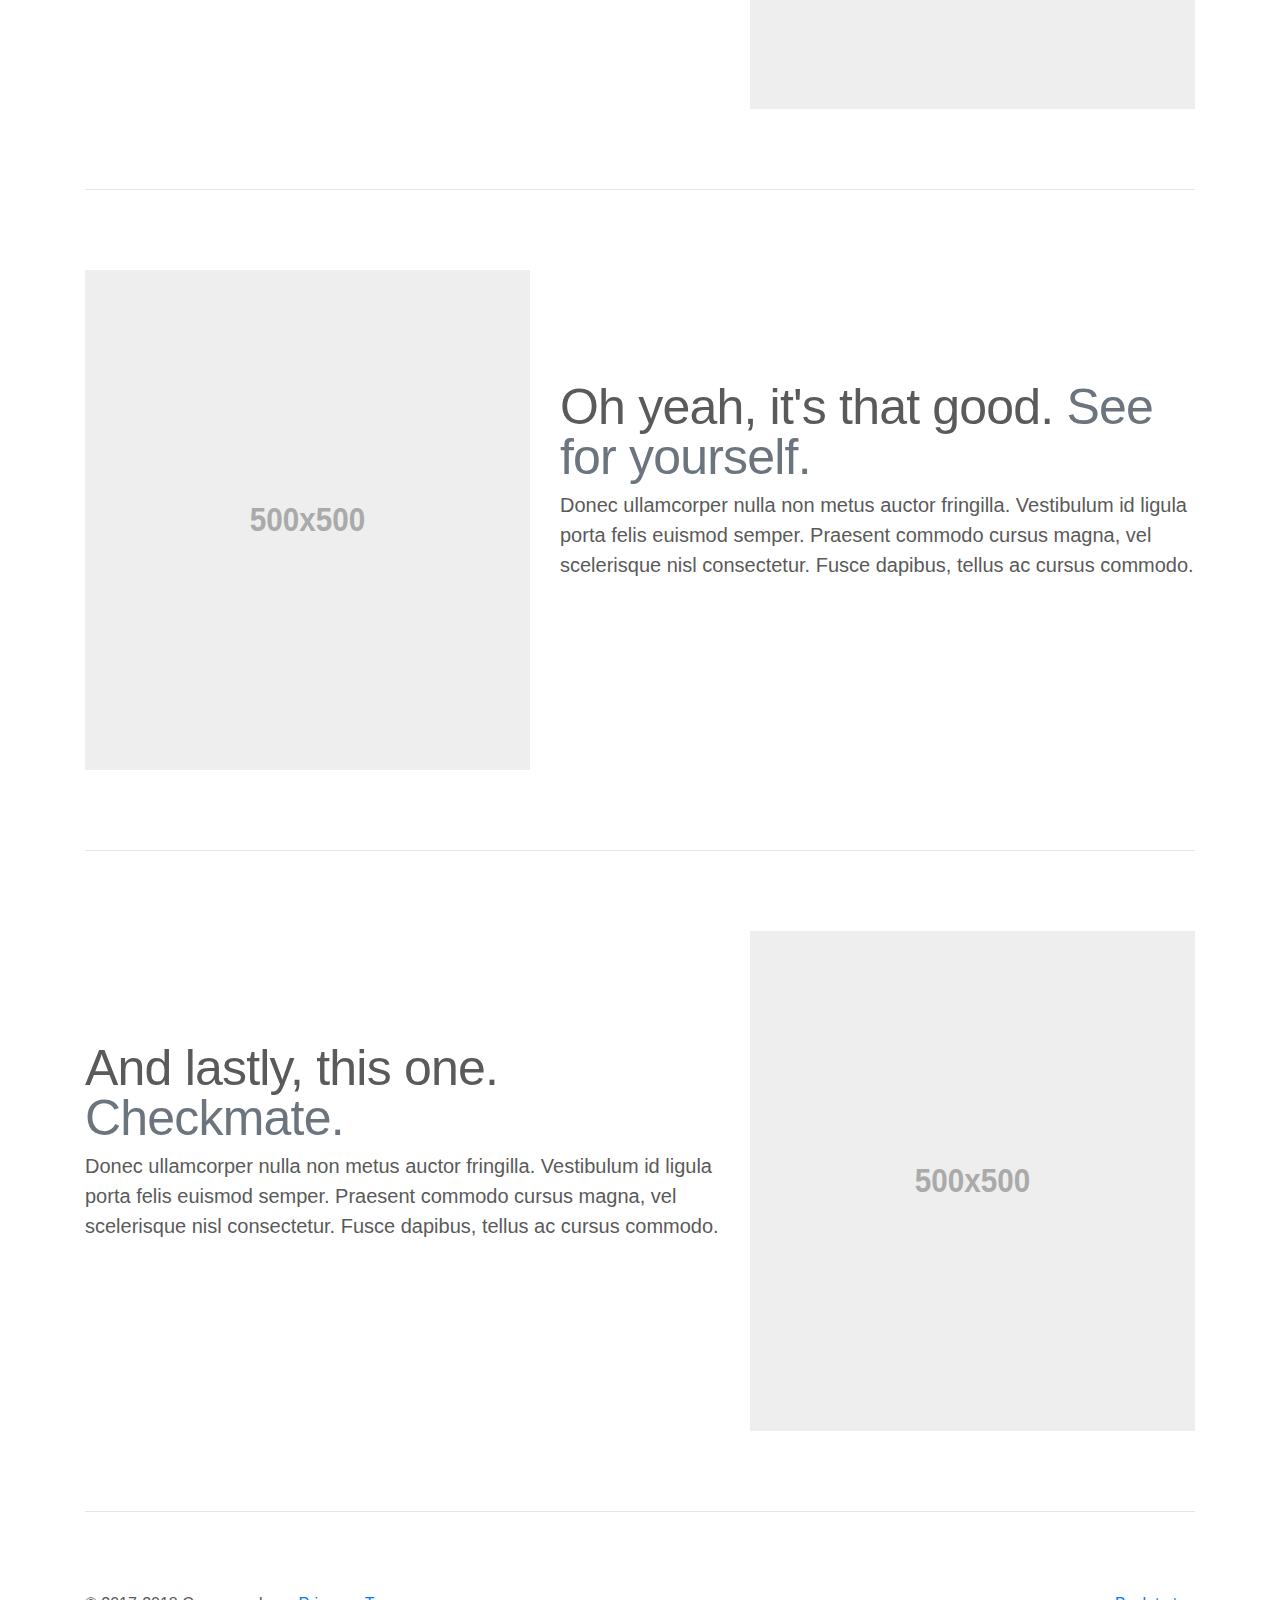
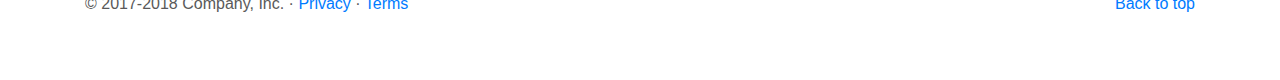
<file: scss/vendors/bootstrap/docs/4.0/examples/carousel/index.html>
<!doctype html>
<html lang="en">
  <head>
    <meta charset="utf-8">
    <meta name="viewport" content="width=device-width, initial-scale=1, shrink-to-fit=no">
    <meta name="description" content="">
    <meta name="author" content="">
    <link rel="icon" href="../../../../favicon.ico">

    <title>Carousel Template for Bootstrap</title>

    <!-- Bootstrap core CSS -->
    <link href="../../../../dist/css/bootstrap.min.css" rel="stylesheet">

    <!-- Custom styles for this template -->
    <link href="carousel.css" rel="stylesheet">
  </head>
  <body>

    <header>
      <nav class="navbar navbar-expand-md navbar-dark fixed-top bg-dark">
        <a class="navbar-brand" href="#">Carousel</a>
        <button class="navbar-toggler" type="button" data-toggle="collapse" data-target="#navbarCollapse" aria-controls="navbarCollapse" aria-expanded="false" aria-label="Toggle navigation">
          <span class="navbar-toggler-icon"></span>
        </button>
        <div class="collapse navbar-collapse" id="navbarCollapse">
          <ul class="navbar-nav mr-auto">
            <li class="nav-item active">
              <a class="nav-link" href="#">Home <span class="sr-only">(current)</span></a>
            </li>
            <li class="nav-item">
              <a class="nav-link" href="#">Link</a>
            </li>
            <li class="nav-item">
              <a class="nav-link disabled" href="#">Disabled</a>
            </li>
          </ul>
          <form class="form-inline mt-2 mt-md-0">
            <input class="form-control mr-sm-2" type="text" placeholder="Search" aria-label="Search">
            <button class="btn btn-outline-success my-2 my-sm-0" type="submit">Search</button>
          </form>
        </div>
      </nav>
    </header>

    <main role="main">

      <div id="myCarousel" class="carousel slide" data-ride="carousel">
        <ol class="carousel-indicators">
          <li data-target="#myCarousel" data-slide-to="0" class="active"></li>
          <li data-target="#myCarousel" data-slide-to="1"></li>
          <li data-target="#myCarousel" data-slide-to="2"></li>
        </ol>
        <div class="carousel-inner">
          <div class="carousel-item active">
            <img class="first-slide" src="[data-uri]" alt="First slide">
            <div class="container">
              <div class="carousel-caption text-left">
                <h1>Example headline.</h1>
                <p>Cras justo odio, dapibus ac facilisis in, egestas eget quam. Donec id elit non mi porta gravida at eget metus. Nullam id dolor id nibh ultricies vehicula ut id elit.</p>
                <p><a class="btn btn-lg btn-primary" href="#" role="button">Sign up today</a></p>
              </div>
            </div>
          </div>
          <div class="carousel-item">
            <img class="second-slide" src="[data-uri]" alt="Second slide">
            <div class="container">
              <div class="carousel-caption">
                <h1>Another example headline.</h1>
                <p>Cras justo odio, dapibus ac facilisis in, egestas eget quam. Donec id elit non mi porta gravida at eget metus. Nullam id dolor id nibh ultricies vehicula ut id elit.</p>
                <p><a class="btn btn-lg btn-primary" href="#" role="button">Learn more</a></p>
              </div>
            </div>
          </div>
          <div class="carousel-item">
            <img class="third-slide" src="[data-uri]" alt="Third slide">
            <div class="container">
              <div class="carousel-caption text-right">
                <h1>One more for good measure.</h1>
                <p>Cras justo odio, dapibus ac facilisis in, egestas eget quam. Donec id elit non mi porta gravida at eget metus. Nullam id dolor id nibh ultricies vehicula ut id elit.</p>
                <p><a class="btn btn-lg btn-primary" href="#" role="button">Browse gallery</a></p>
              </div>
            </div>
          </div>
        </div>
        <a class="carousel-control-prev" href="#myCarousel" role="button" data-slide="prev">
          <span class="carousel-control-prev-icon" aria-hidden="true"></span>
          <span class="sr-only">Previous</span>
        </a>
        <a class="carousel-control-next" href="#myCarousel" role="button" data-slide="next">
          <span class="carousel-control-next-icon" aria-hidden="true"></span>
          <span class="sr-only">Next</span>
        </a>
      </div>


      <!-- Marketing messaging and featurettes
      ================================================== -->
      <!-- Wrap the rest of the page in another container to center all the content. -->

      <div class="container marketing">

        <!-- Three columns of text below the carousel -->
        <div class="row">
          <div class="col-lg-4">
            <img class="rounded-circle" src="[data-uri]" alt="Generic placeholder image" width="140" height="140">
            <h2>Heading</h2>
            <p>Donec sed odio dui. Etiam porta sem malesuada magna mollis euismod. Nullam id dolor id nibh ultricies vehicula ut id elit. Morbi leo risus, porta ac consectetur ac, vestibulum at eros. Praesent commodo cursus magna.</p>
            <p><a class="btn btn-secondary" href="#" role="button">View details &raquo;</a></p>
          </div><!-- /.col-lg-4 -->
          <div class="col-lg-4">
            <img class="rounded-circle" src="[data-uri]" alt="Generic placeholder image" width="140" height="140">
            <h2>Heading</h2>
            <p>Duis mollis, est non commodo luctus, nisi erat porttitor ligula, eget lacinia odio sem nec elit. Cras mattis consectetur purus sit amet fermentum. Fusce dapibus, tellus ac cursus commodo, tortor mauris condimentum nibh.</p>
            <p><a class="btn btn-secondary" href="#" role="button">View details &raquo;</a></p>
          </div><!-- /.col-lg-4 -->
          <div class="col-lg-4">
            <img class="rounded-circle" src="[data-uri]" alt="Generic placeholder image" width="140" height="140">
            <h2>Heading</h2>
            <p>Donec sed odio dui. Cras justo odio, dapibus ac facilisis in, egestas eget quam. Vestibulum id ligula porta felis euismod semper. Fusce dapibus, tellus ac cursus commodo, tortor mauris condimentum nibh, ut fermentum massa justo sit amet risus.</p>
            <p><a class="btn btn-secondary" href="#" role="button">View details &raquo;</a></p>
          </div><!-- /.col-lg-4 -->
        </div><!-- /.row -->


        <!-- START THE FEATURETTES -->

        <hr class="featurette-divider">

        <div class="row featurette">
          <div class="col-md-7">
            <h2 class="featurette-heading">First featurette heading. <span class="text-muted">It'll blow your mind.</span></h2>
            <p class="lead">Donec ullamcorper nulla non metus auctor fringilla. Vestibulum id ligula porta felis euismod semper. Praesent commodo cursus magna, vel scelerisque nisl consectetur. Fusce dapibus, tellus ac cursus commodo.</p>
          </div>
          <div class="col-md-5">
            <img class="featurette-image img-fluid mx-auto" data-src="holder.js/500x500/auto" alt="Generic placeholder image">
          </div>
        </div>

        <hr class="featurette-divider">

        <div class="row featurette">
          <div class="col-md-7 order-md-2">
            <h2 class="featurette-heading">Oh yeah, it's that good. <span class="text-muted">See for yourself.</span></h2>
            <p class="lead">Donec ullamcorper nulla non metus auctor fringilla. Vestibulum id ligula porta felis euismod semper. Praesent commodo cursus magna, vel scelerisque nisl consectetur. Fusce dapibus, tellus ac cursus commodo.</p>
          </div>
          <div class="col-md-5 order-md-1">
            <img class="featurette-image img-fluid mx-auto" data-src="holder.js/500x500/auto" alt="Generic placeholder image">
          </div>
        </div>

        <hr class="featurette-divider">

        <div class="row featurette">
          <div class="col-md-7">
            <h2 class="featurette-heading">And lastly, this one. <span class="text-muted">Checkmate.</span></h2>
            <p class="lead">Donec ullamcorper nulla non metus auctor fringilla. Vestibulum id ligula porta felis euismod semper. Praesent commodo cursus magna, vel scelerisque nisl consectetur. Fusce dapibus, tellus ac cursus commodo.</p>
          </div>
          <div class="col-md-5">
            <img class="featurette-image img-fluid mx-auto" data-src="holder.js/500x500/auto" alt="Generic placeholder image">
          </div>
        </div>

        <hr class="featurette-divider">

        <!-- /END THE FEATURETTES -->

      </div><!-- /.container -->


      <!-- FOOTER -->
      <footer class="container">
        <p class="float-right"><a href="#">Back to top</a></p>
        <p>&copy; 2017-2018 Company, Inc. &middot; <a href="#">Privacy</a> &middot; <a href="#">Terms</a></p>
      </footer>
    </main>

    <!-- Bootstrap core JavaScript
    ================================================== -->
    <!-- Placed at the end of the document so the pages load faster -->
    <script src="https://code.jquery.com/jquery-3.2.1.slim.min.js" integrity="sha384-KJ3o2DKtIkvYIK3UENzmM7KCkRr/rE9/Qpg6aAZGJwFDMVNA/GpGFF93hXpG5KkN" crossorigin="anonymous"></script>
    <script>window.jQuery || document.write('<script src="../../../../assets/js/vendor/jquery-slim.min.js"><\/script>')</script>
    <script src="../../../../assets/js/vendor/popper.min.js"></script>
    <script src="../../../../dist/js/bootstrap.min.js"></script>
    <!-- Just to make our placeholder images work. Don't actually copy the next line! -->
    <script src="../../../../assets/js/vendor/holder.min.js"></script>
  </body>
</html>
</file>
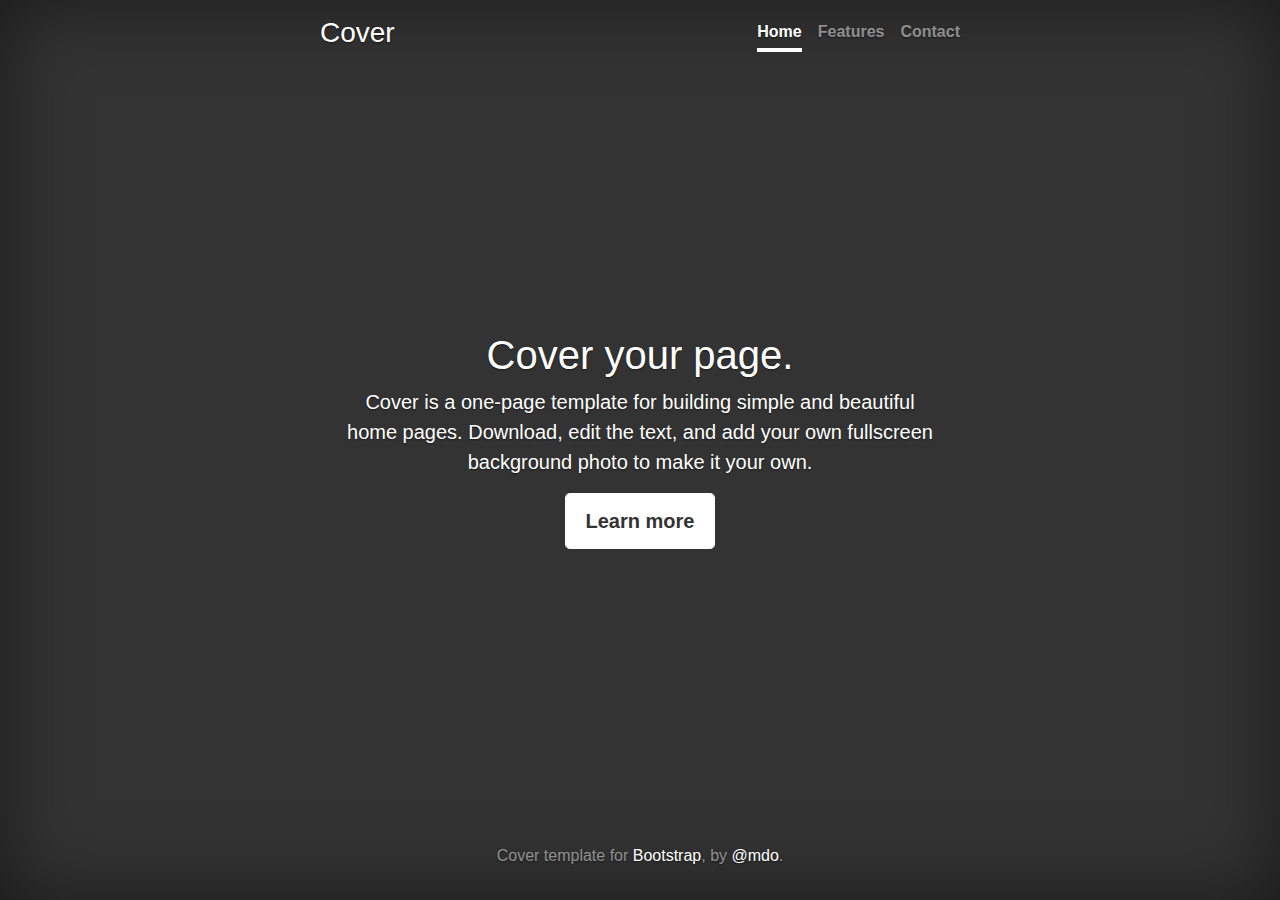
<file: scss/vendors/bootstrap/docs/4.0/examples/cover/index.html>
<!doctype html>
<html lang="en">
  <head>
    <meta charset="utf-8">
    <meta name="viewport" content="width=device-width, initial-scale=1, shrink-to-fit=no">
    <meta name="description" content="">
    <meta name="author" content="">
    <link rel="icon" href="../../../../favicon.ico">

    <title>Cover Template for Bootstrap</title>

    <!-- Bootstrap core CSS -->
    <link href="../../../../dist/css/bootstrap.min.css" rel="stylesheet">

    <!-- Custom styles for this template -->
    <link href="cover.css" rel="stylesheet">
  </head>

  <body class="text-center">

    <div class="cover-container d-flex h-100 p-3 mx-auto flex-column">
      <header class="masthead mb-auto">
        <div class="inner">
          <h3 class="masthead-brand">Cover</h3>
          <nav class="nav nav-masthead justify-content-center">
            <a class="nav-link active" href="#">Home</a>
            <a class="nav-link" href="#">Features</a>
            <a class="nav-link" href="#">Contact</a>
          </nav>
        </div>
      </header>

      <main role="main" class="inner cover">
        <h1 class="cover-heading">Cover your page.</h1>
        <p class="lead">Cover is a one-page template for building simple and beautiful home pages. Download, edit the text, and add your own fullscreen background photo to make it your own.</p>
        <p class="lead">
          <a href="#" class="btn btn-lg btn-secondary">Learn more</a>
        </p>
      </main>

      <footer class="mastfoot mt-auto">
        <div class="inner">
          <p>Cover template for <a href="https://getbootstrap.com/">Bootstrap</a>, by <a href="https://twitter.com/mdo">@mdo</a>.</p>
        </div>
      </footer>
    </div>


    <!-- Bootstrap core JavaScript
    ================================================== -->
    <!-- Placed at the end of the document so the pages load faster -->
    <script src="https://code.jquery.com/jquery-3.2.1.slim.min.js" integrity="sha384-KJ3o2DKtIkvYIK3UENzmM7KCkRr/rE9/Qpg6aAZGJwFDMVNA/GpGFF93hXpG5KkN" crossorigin="anonymous"></script>
    <script>window.jQuery || document.write('<script src="../../../../assets/js/vendor/jquery-slim.min.js"><\/script>')</script>
    <script src="../../../../assets/js/vendor/popper.min.js"></script>
    <script src="../../../../dist/js/bootstrap.min.js"></script>
  </body>
</html>
</file>
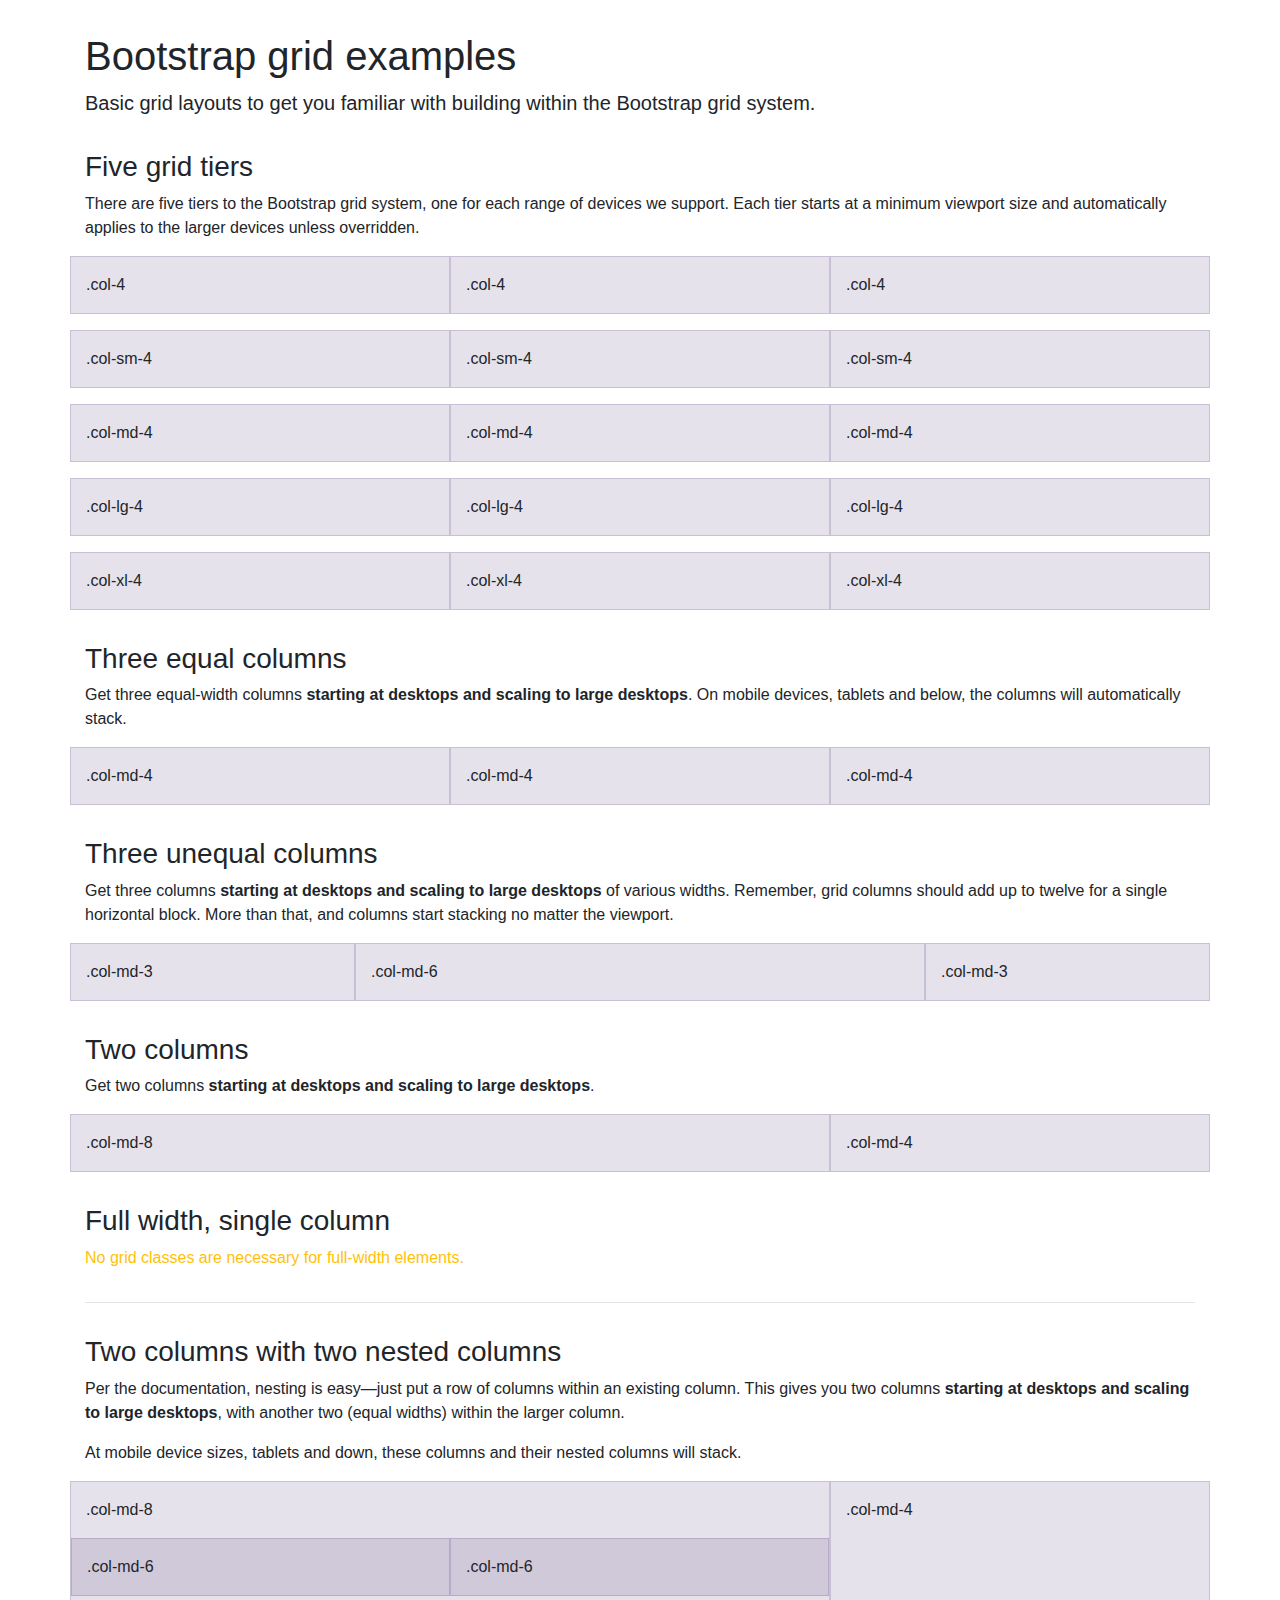
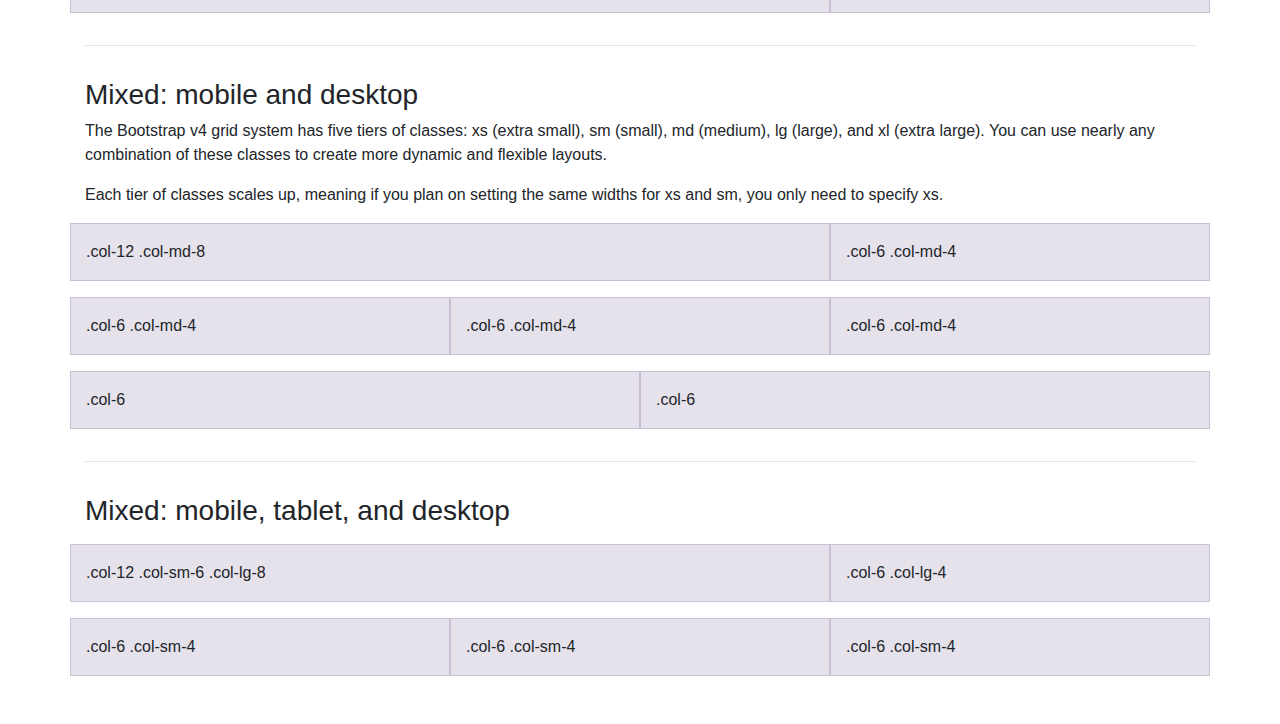
<file: scss/vendors/bootstrap/docs/4.0/examples/grid/index.html>
<!doctype html>
<html lang="en">
  <head>
    <meta charset="utf-8">
    <meta name="viewport" content="width=device-width, initial-scale=1, shrink-to-fit=no">
    <meta name="description" content="">
    <meta name="author" content="">
    <link rel="icon" href="../../../../favicon.ico">

    <title>Grid Template for Bootstrap</title>

    <!-- Bootstrap core CSS -->
    <link href="../../../../dist/css/bootstrap.min.css" rel="stylesheet">

    <!-- Custom styles for this template -->
    <link href="grid.css" rel="stylesheet">
  </head>

  <body>
    <div class="container">

      <h1>Bootstrap grid examples</h1>
      <p class="lead">Basic grid layouts to get you familiar with building within the Bootstrap grid system.</p>

      <h3>Five grid tiers</h3>
      <p>There are five tiers to the Bootstrap grid system, one for each range of devices we support. Each tier starts at a minimum viewport size and automatically applies to the larger devices unless overridden.</p>

      <div class="row">
        <div class="col-4">.col-4</div>
        <div class="col-4">.col-4</div>
        <div class="col-4">.col-4</div>
      </div>

      <div class="row">
        <div class="col-sm-4">.col-sm-4</div>
        <div class="col-sm-4">.col-sm-4</div>
        <div class="col-sm-4">.col-sm-4</div>
      </div>

      <div class="row">
        <div class="col-md-4">.col-md-4</div>
        <div class="col-md-4">.col-md-4</div>
        <div class="col-md-4">.col-md-4</div>
      </div>

      <div class="row">
        <div class="col-lg-4">.col-lg-4</div>
        <div class="col-lg-4">.col-lg-4</div>
        <div class="col-lg-4">.col-lg-4</div>
      </div>

      <div class="row">
        <div class="col-xl-4">.col-xl-4</div>
        <div class="col-xl-4">.col-xl-4</div>
        <div class="col-xl-4">.col-xl-4</div>
      </div>

      <h3>Three equal columns</h3>
      <p>Get three equal-width columns <strong>starting at desktops and scaling to large desktops</strong>. On mobile devices, tablets and below, the columns will automatically stack.</p>
      <div class="row">
        <div class="col-md-4">.col-md-4</div>
        <div class="col-md-4">.col-md-4</div>
        <div class="col-md-4">.col-md-4</div>
      </div>

      <h3>Three unequal columns</h3>
      <p>Get three columns <strong>starting at desktops and scaling to large desktops</strong> of various widths. Remember, grid columns should add up to twelve for a single horizontal block. More than that, and columns start stacking no matter the viewport.</p>
      <div class="row">
        <div class="col-md-3">.col-md-3</div>
        <div class="col-md-6">.col-md-6</div>
        <div class="col-md-3">.col-md-3</div>
      </div>

      <h3>Two columns</h3>
      <p>Get two columns <strong>starting at desktops and scaling to large desktops</strong>.</p>
      <div class="row">
        <div class="col-md-8">.col-md-8</div>
        <div class="col-md-4">.col-md-4</div>
      </div>

      <h3>Full width, single column</h3>
      <p class="text-warning">No grid classes are necessary for full-width elements.</p>

      <hr>

      <h3>Two columns with two nested columns</h3>
      <p>Per the documentation, nesting is easy—just put a row of columns within an existing column. This gives you two columns <strong>starting at desktops and scaling to large desktops</strong>, with another two (equal widths) within the larger column.</p>
      <p>At mobile device sizes, tablets and down, these columns and their nested columns will stack.</p>
      <div class="row">
        <div class="col-md-8">
          .col-md-8
          <div class="row">
            <div class="col-md-6">.col-md-6</div>
            <div class="col-md-6">.col-md-6</div>
          </div>
        </div>
        <div class="col-md-4">.col-md-4</div>
      </div>

      <hr>

      <h3>Mixed: mobile and desktop</h3>
      <p>The Bootstrap v4 grid system has five tiers of classes: xs (extra small), sm (small), md (medium), lg (large), and xl (extra large). You can use nearly any combination of these classes to create more dynamic and flexible layouts.</p>
      <p>Each tier of classes scales up, meaning if you plan on setting the same widths for xs and sm, you only need to specify xs.</p>
      <div class="row">
        <div class="col-12 col-md-8">.col-12 .col-md-8</div>
        <div class="col-6 col-md-4">.col-6 .col-md-4</div>
      </div>
      <div class="row">
        <div class="col-6 col-md-4">.col-6 .col-md-4</div>
        <div class="col-6 col-md-4">.col-6 .col-md-4</div>
        <div class="col-6 col-md-4">.col-6 .col-md-4</div>
      </div>
      <div class="row">
        <div class="col-6">.col-6</div>
        <div class="col-6">.col-6</div>
      </div>

      <hr>

      <h3>Mixed: mobile, tablet, and desktop</h3>
      <p></p>
      <div class="row">
        <div class="col-12 col-sm-6 col-lg-8">.col-12 .col-sm-6 .col-lg-8</div>
        <div class="col-6 col-lg-4">.col-6 .col-lg-4</div>
      </div>
      <div class="row">
        <div class="col-6 col-sm-4">.col-6 .col-sm-4</div>
        <div class="col-6 col-sm-4">.col-6 .col-sm-4</div>
        <div class="col-6 col-sm-4">.col-6 .col-sm-4</div>
      </div>

    </div> <!-- /container -->
  </body>
</html>
</file>
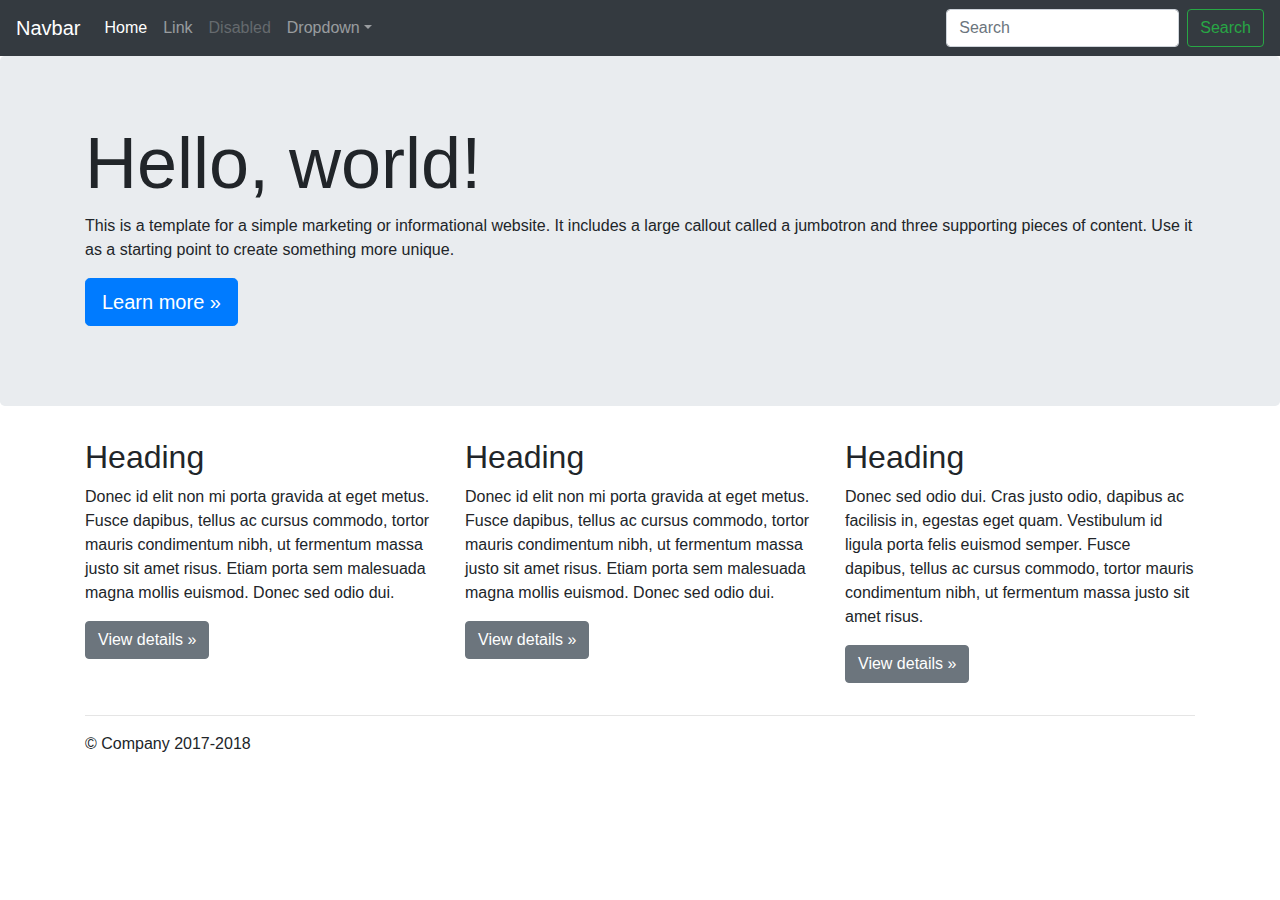
<file: scss/vendors/bootstrap/docs/4.0/examples/jumbotron/index.html>
<!doctype html>
<html lang="en">
  <head>
    <meta charset="utf-8">
    <meta name="viewport" content="width=device-width, initial-scale=1, shrink-to-fit=no">
    <meta name="description" content="">
    <meta name="author" content="">
    <link rel="icon" href="../../../../favicon.ico">

    <title>Jumbotron Template for Bootstrap</title>

    <!-- Bootstrap core CSS -->
    <link href="../../../../dist/css/bootstrap.min.css" rel="stylesheet">

    <!-- Custom styles for this template -->
    <link href="jumbotron.css" rel="stylesheet">
  </head>

  <body>

    <nav class="navbar navbar-expand-md navbar-dark fixed-top bg-dark">
      <a class="navbar-brand" href="#">Navbar</a>
      <button class="navbar-toggler" type="button" data-toggle="collapse" data-target="#navbarsExampleDefault" aria-controls="navbarsExampleDefault" aria-expanded="false" aria-label="Toggle navigation">
        <span class="navbar-toggler-icon"></span>
      </button>

      <div class="collapse navbar-collapse" id="navbarsExampleDefault">
        <ul class="navbar-nav mr-auto">
          <li class="nav-item active">
            <a class="nav-link" href="#">Home <span class="sr-only">(current)</span></a>
          </li>
          <li class="nav-item">
            <a class="nav-link" href="#">Link</a>
          </li>
          <li class="nav-item">
            <a class="nav-link disabled" href="#">Disabled</a>
          </li>
          <li class="nav-item dropdown">
            <a class="nav-link dropdown-toggle" href="http://example.com" id="dropdown01" data-toggle="dropdown" aria-haspopup="true" aria-expanded="false">Dropdown</a>
            <div class="dropdown-menu" aria-labelledby="dropdown01">
              <a class="dropdown-item" href="#">Action</a>
              <a class="dropdown-item" href="#">Another action</a>
              <a class="dropdown-item" href="#">Something else here</a>
            </div>
          </li>
        </ul>
        <form class="form-inline my-2 my-lg-0">
          <input class="form-control mr-sm-2" type="text" placeholder="Search" aria-label="Search">
          <button class="btn btn-outline-success my-2 my-sm-0" type="submit">Search</button>
        </form>
      </div>
    </nav>

    <main role="main">

      <!-- Main jumbotron for a primary marketing message or call to action -->
      <div class="jumbotron">
        <div class="container">
          <h1 class="display-3">Hello, world!</h1>
          <p>This is a template for a simple marketing or informational website. It includes a large callout called a jumbotron and three supporting pieces of content. Use it as a starting point to create something more unique.</p>
          <p><a class="btn btn-primary btn-lg" href="#" role="button">Learn more &raquo;</a></p>
        </div>
      </div>

      <div class="container">
        <!-- Example row of columns -->
        <div class="row">
          <div class="col-md-4">
            <h2>Heading</h2>
            <p>Donec id elit non mi porta gravida at eget metus. Fusce dapibus, tellus ac cursus commodo, tortor mauris condimentum nibh, ut fermentum massa justo sit amet risus. Etiam porta sem malesuada magna mollis euismod. Donec sed odio dui. </p>
            <p><a class="btn btn-secondary" href="#" role="button">View details &raquo;</a></p>
          </div>
          <div class="col-md-4">
            <h2>Heading</h2>
            <p>Donec id elit non mi porta gravida at eget metus. Fusce dapibus, tellus ac cursus commodo, tortor mauris condimentum nibh, ut fermentum massa justo sit amet risus. Etiam porta sem malesuada magna mollis euismod. Donec sed odio dui. </p>
            <p><a class="btn btn-secondary" href="#" role="button">View details &raquo;</a></p>
          </div>
          <div class="col-md-4">
            <h2>Heading</h2>
            <p>Donec sed odio dui. Cras justo odio, dapibus ac facilisis in, egestas eget quam. Vestibulum id ligula porta felis euismod semper. Fusce dapibus, tellus ac cursus commodo, tortor mauris condimentum nibh, ut fermentum massa justo sit amet risus.</p>
            <p><a class="btn btn-secondary" href="#" role="button">View details &raquo;</a></p>
          </div>
        </div>

        <hr>

      </div> <!-- /container -->

    </main>

    <footer class="container">
      <p>&copy; Company 2017-2018</p>
    </footer>

    <!-- Bootstrap core JavaScript
    ================================================== -->
    <!-- Placed at the end of the document so the pages load faster -->
    <script src="https://code.jquery.com/jquery-3.2.1.slim.min.js" integrity="sha384-KJ3o2DKtIkvYIK3UENzmM7KCkRr/rE9/Qpg6aAZGJwFDMVNA/GpGFF93hXpG5KkN" crossorigin="anonymous"></script>
    <script>window.jQuery || document.write('<script src="../../../../assets/js/vendor/jquery-slim.min.js"><\/script>')</script>
    <script src="../../../../assets/js/vendor/popper.min.js"></script>
    <script src="../../../../dist/js/bootstrap.min.js"></script>
  </body>
</html>
</file>
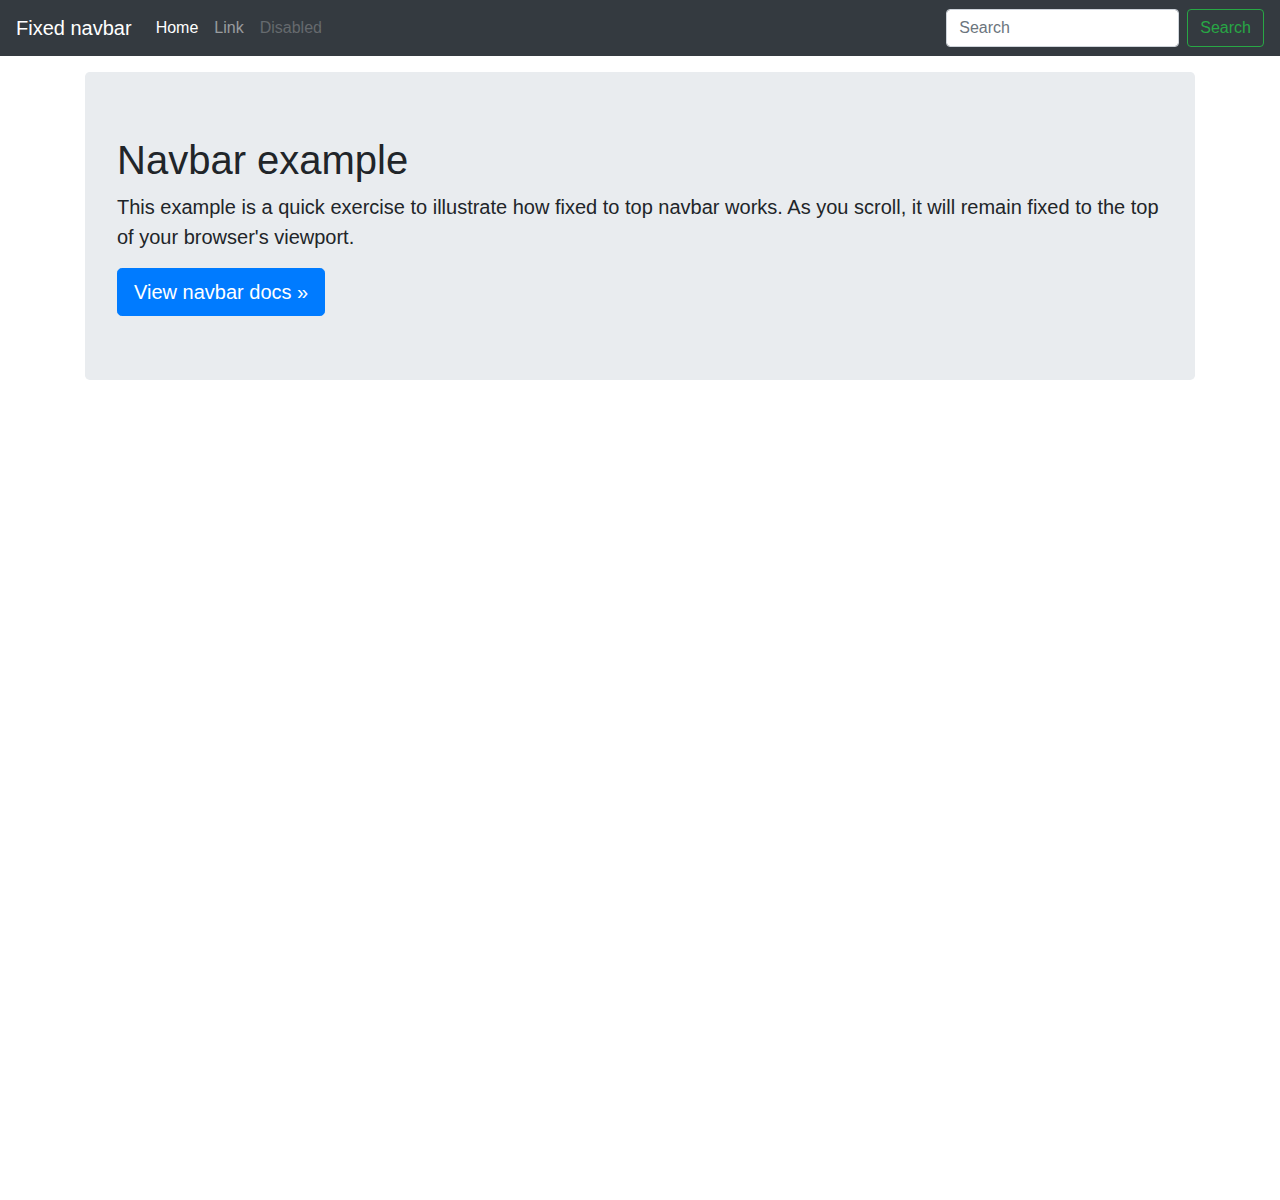
<file: scss/vendors/bootstrap/docs/4.0/examples/navbar-fixed/index.html>
<!doctype html>
<html lang="en">
  <head>
    <meta charset="utf-8">
    <meta name="viewport" content="width=device-width, initial-scale=1, shrink-to-fit=no">
    <meta name="description" content="">
    <meta name="author" content="">
    <link rel="icon" href="../../../../favicon.ico">

    <title>Fixed top navbar example for Bootstrap</title>

    <!-- Bootstrap core CSS -->
    <link href="../../../../dist/css/bootstrap.min.css" rel="stylesheet">

    <!-- Custom styles for this template -->
    <link href="navbar-top-fixed.css" rel="stylesheet">
  </head>

  <body>

    <nav class="navbar navbar-expand-md navbar-dark fixed-top bg-dark">
      <a class="navbar-brand" href="#">Fixed navbar</a>
      <button class="navbar-toggler" type="button" data-toggle="collapse" data-target="#navbarCollapse" aria-controls="navbarCollapse" aria-expanded="false" aria-label="Toggle navigation">
        <span class="navbar-toggler-icon"></span>
      </button>
      <div class="collapse navbar-collapse" id="navbarCollapse">
        <ul class="navbar-nav mr-auto">
          <li class="nav-item active">
            <a class="nav-link" href="#">Home <span class="sr-only">(current)</span></a>
          </li>
          <li class="nav-item">
            <a class="nav-link" href="#">Link</a>
          </li>
          <li class="nav-item">
            <a class="nav-link disabled" href="#">Disabled</a>
          </li>
        </ul>
        <form class="form-inline mt-2 mt-md-0">
          <input class="form-control mr-sm-2" type="text" placeholder="Search" aria-label="Search">
          <button class="btn btn-outline-success my-2 my-sm-0" type="submit">Search</button>
        </form>
      </div>
    </nav>

    <main role="main" class="container">
      <div class="jumbotron">
        <h1>Navbar example</h1>
        <p class="lead">This example is a quick exercise to illustrate how fixed to top navbar works. As you scroll, it will remain fixed to the top of your browser's viewport.</p>
        <a class="btn btn-lg btn-primary" href="../../components/navbar/" role="button">View navbar docs &raquo;</a>
      </div>
    </main>

    <!-- Bootstrap core JavaScript
    ================================================== -->
    <!-- Placed at the end of the document so the pages load faster -->
    <script src="https://code.jquery.com/jquery-3.2.1.slim.min.js" integrity="sha384-KJ3o2DKtIkvYIK3UENzmM7KCkRr/rE9/Qpg6aAZGJwFDMVNA/GpGFF93hXpG5KkN" crossorigin="anonymous"></script>
    <script>window.jQuery || document.write('<script src="../../../../assets/js/vendor/jquery-slim.min.js"><\/script>')</script>
    <script src="../../../../assets/js/vendor/popper.min.js"></script>
    <script src="../../../../dist/js/bootstrap.min.js"></script>
  </body>
</html>
</file>
<file: scss/vendors/bootstrap/docs/4.0/examples/album/album.css>
:root {
  --jumbotron-padding-y: 3rem;
}

.jumbotron {
  padding-top: var(--jumbotron-padding-y);
  padding-bottom: var(--jumbotron-padding-y);
  margin-bottom: 0;
  background-color: #fff;
}
@media (min-width: 768px) {
  .jumbotron {
    padding-top: calc(var(--jumbotron-padding-y) * 2);
    padding-bottom: calc(var(--jumbotron-padding-y) * 2);
  }
}

.jumbotron p:last-child {
  margin-bottom: 0;
}

.jumbotron-heading {
  font-weight: 300;
}

.jumbotron .container {
  max-width: 40rem;
}

footer {
  padding-top: 3rem;
  padding-bottom: 3rem;
}

footer p {
  margin-bottom: .25rem;
}

.box-shadow { box-shadow: 0 .25rem .75rem rgba(0, 0, 0, .05); }
</file>
<file: scss/vendors/bootstrap/docs/4.0/examples/blog/blog.css>
/* stylelint-disable selector-list-comma-newline-after */

.blog-header {
  line-height: 1;
  border-bottom: 1px solid #e5e5e5;
}

.blog-header-logo {
  font-family: "Playfair Display", Georgia, "Times New Roman", serif;
  font-size: 2.25rem;
}

.blog-header-logo:hover {
  text-decoration: none;
}

h1, h2, h3, h4, h5, h6 {
  font-family: "Playfair Display", Georgia, "Times New Roman", serif;
}

.display-4 {
  font-size: 2.5rem;
}
@media (min-width: 768px) {
  .display-4 {
    font-size: 3rem;
  }
}

.nav-scroller {
  position: relative;
  z-index: 2;
  height: 2.75rem;
  overflow-y: hidden;
}

.nav-scroller .nav {
  display: -webkit-box;
  display: -ms-flexbox;
  display: flex;
  -ms-flex-wrap: nowrap;
  flex-wrap: nowrap;
  padding-bottom: 1rem;
  margin-top: -1px;
  overflow-x: auto;
  text-align: center;
  white-space: nowrap;
  -webkit-overflow-scrolling: touch;
}

.nav-scroller .nav-link {
  padding-top: .75rem;
  padding-bottom: .75rem;
  font-size: .875rem;
}

.card-img-right {
  height: 100%;
  border-radius: 0 3px 3px 0;
}

.flex-auto {
  -ms-flex: 0 0 auto;
  -webkit-box-flex: 0;
  flex: 0 0 auto;
}

.h-250 { height: 250px; }
@media (min-width: 768px) {
  .h-md-250 { height: 250px; }
}

.border-top { border-top: 1px solid #e5e5e5; }
.border-bottom { border-bottom: 1px solid #e5e5e5; }

.box-shadow { box-shadow: 0 .25rem .75rem rgba(0, 0, 0, .05); }

/*
 * Blog name and description
 */
.blog-title {
  margin-bottom: 0;
  font-size: 2rem;
  font-weight: 400;
}
.blog-description {
  font-size: 1.1rem;
  color: #999;
}

@media (min-width: 40em) {
  .blog-title {
    font-size: 3.5rem;
  }
}

/* Pagination */
.blog-pagination {
  margin-bottom: 4rem;
}
.blog-pagination > .btn {
  border-radius: 2rem;
}

/*
 * Blog posts
 */
.blog-post {
  margin-bottom: 4rem;
}
.blog-post-title {
  margin-bottom: .25rem;
  font-size: 2.5rem;
}
.blog-post-meta {
  margin-bottom: 1.25rem;
  color: #999;
}

/*
 * Footer
 */
.blog-footer {
  padding: 2.5rem 0;
  color: #999;
  text-align: center;
  background-color: #f9f9f9;
  border-top: .05rem solid #e5e5e5;
}
.blog-footer p:last-child {
  margin-bottom: 0;
}
</file>
<file: scss/vendors/bootstrap/docs/4.0/examples/carousel/carousel.css>
/* GLOBAL STYLES
-------------------------------------------------- */
/* Padding below the footer and lighter body text */

body {
  padding-top: 3rem;
  padding-bottom: 3rem;
  color: #5a5a5a;
}


/* CUSTOMIZE THE CAROUSEL
-------------------------------------------------- */

/* Carousel base class */
.carousel {
  margin-bottom: 4rem;
}
/* Since positioning the image, we need to help out the caption */
.carousel-caption {
  bottom: 3rem;
  z-index: 10;
}

/* Declare heights because of positioning of img element */
.carousel-item {
  height: 32rem;
  background-color: #777;
}
.carousel-item > img {
  position: absolute;
  top: 0;
  left: 0;
  min-width: 100%;
  height: 32rem;
}


/* MARKETING CONTENT
-------------------------------------------------- */

/* Center align the text within the three columns below the carousel */
.marketing .col-lg-4 {
  margin-bottom: 1.5rem;
  text-align: center;
}
.marketing h2 {
  font-weight: 400;
}
.marketing .col-lg-4 p {
  margin-right: .75rem;
  margin-left: .75rem;
}


/* Featurettes
------------------------- */

.featurette-divider {
  margin: 5rem 0; /* Space out the Bootstrap <hr> more */
}

/* Thin out the marketing headings */
.featurette-heading {
  font-weight: 300;
  line-height: 1;
  letter-spacing: -.05rem;
}


/* RESPONSIVE CSS
-------------------------------------------------- */

@media (min-width: 40em) {
  /* Bump up size of carousel content */
  .carousel-caption p {
    margin-bottom: 1.25rem;
    font-size: 1.25rem;
    line-height: 1.4;
  }

  .featurette-heading {
    font-size: 50px;
  }
}

@media (min-width: 62em) {
  .featurette-heading {
    margin-top: 7rem;
  }
}
</file>
<file: scss/vendors/bootstrap/docs/4.0/examples/cover/cover.css>
/*
 * Globals
 */

/* Links */
a,
a:focus,
a:hover {
  color: #fff;
}

/* Custom default button */
.btn-secondary,
.btn-secondary:hover,
.btn-secondary:focus {
  color: #333;
  text-shadow: none; /* Prevent inheritance from `body` */
  background-color: #fff;
  border: .05rem solid #fff;
}


/*
 * Base structure
 */

html,
body {
  height: 100%;
  background-color: #333;
}

body {
  display: -ms-flexbox;
  display: -webkit-box;
  display: flex;
  -ms-flex-pack: center;
  -webkit-box-pack: center;
  justify-content: center;
  color: #fff;
  text-shadow: 0 .05rem .1rem rgba(0, 0, 0, .5);
  box-shadow: inset 0 0 5rem rgba(0, 0, 0, .5);
}

.cover-container {
  max-width: 42em;
}


/*
 * Header
 */
.masthead {
  margin-bottom: 2rem;
}

.masthead-brand {
  margin-bottom: 0;
}

.nav-masthead .nav-link {
  padding: .25rem 0;
  font-weight: 700;
  color: rgba(255, 255, 255, .5);
  background-color: transparent;
  border-bottom: .25rem solid transparent;
}

.nav-masthead .nav-link:hover,
.nav-masthead .nav-link:focus {
  border-bottom-color: rgba(255, 255, 255, .25);
}

.nav-masthead .nav-link + .nav-link {
  margin-left: 1rem;
}

.nav-masthead .active {
  color: #fff;
  border-bottom-color: #fff;
}

@media (min-width: 48em) {
  .masthead-brand {
    float: left;
  }
  .nav-masthead {
    float: right;
  }
}


/*
 * Cover
 */
.cover {
  padding: 0 1.5rem;
}
.cover .btn-lg {
  padding: .75rem 1.25rem;
  font-weight: 700;
}


/*
 * Footer
 */
.mastfoot {
  color: rgba(255, 255, 255, .5);
}
</file>
<file: scss/vendors/bootstrap/docs/4.0/examples/grid/grid.css>
body {
  padding-top: 2rem;
  padding-bottom: 2rem;
}

h3 {
  margin-top: 2rem;
}

.row {
  margin-bottom: 1rem;
}
.row .row {
  margin-top: 1rem;
  margin-bottom: 0;
}
[class*="col-"] {
  padding-top: 1rem;
  padding-bottom: 1rem;
  background-color: rgba(86, 61, 124, .15);
  border: 1px solid rgba(86, 61, 124, .2);
}

hr {
  margin-top: 2rem;
  margin-bottom: 2rem;
}
</file>
<file: scss/vendors/bootstrap/docs/4.0/examples/jumbotron/jumbotron.css>
/* Move down content because we have a fixed navbar that is 3.5rem tall */
body {
  padding-top: 3.5rem;
}
</file>
<file: scss/vendors/bootstrap/docs/4.0/examples/navbar-fixed/navbar-top-fixed.css>
/* Show it is fixed to the top */
body {
  min-height: 75rem;
  padding-top: 4.5rem;
}
</file>
<file: scss/vendors/bootstrap/js/tests/vendor/qunit.css>
/*!
 * QUnit 2.4.1
 * https://qunitjs.com/
 *
 * Copyright jQuery Foundation and other contributors
 * Released under the MIT license
 * https://jquery.org/license
 *
 * Date: 2017-10-22T05:12Z
 */

/** Font Family and Sizes */

#qunit-tests, #qunit-header, #qunit-banner, #qunit-testrunner-toolbar, #qunit-filteredTest, #qunit-userAgent, #qunit-testresult {
	font-family: "Helvetica Neue Light", "HelveticaNeue-Light", "Helvetica Neue", Calibri, Helvetica, Arial, sans-serif;
}

#qunit-testrunner-toolbar, #qunit-filteredTest, #qunit-userAgent, #qunit-testresult, #qunit-tests li { font-size: small; }
#qunit-tests { font-size: smaller; }


/** Resets */

#qunit-tests, #qunit-header, #qunit-banner, #qunit-filteredTest, #qunit-userAgent, #qunit-testresult, #qunit-modulefilter {
	margin: 0;
	padding: 0;
}


/** Header (excluding toolbar) */

#qunit-header {
	padding: 0.5em 0 0.5em 1em;

	color: #8699A4;
	background-color: #0D3349;

	font-size: 1.5em;
	line-height: 1em;
	font-weight: 400;

	border-radius: 5px 5px 0 0;
}

#qunit-header a {
	text-decoration: none;
	color: #C2CCD1;
}

#qunit-header a:hover,
#qunit-header a:focus {
	color: #FFF;
}

#qunit-banner {
	height: 5px;
}

#qunit-filteredTest {
	padding: 0.5em 1em 0.5em 1em;
	color: #366097;
	background-color: #F4FF77;
}

#qunit-userAgent {
	padding: 0.5em 1em 0.5em 1em;
	color: #FFF;
	background-color: #2B81AF;
	text-shadow: rgba(0, 0, 0, 0.5) 2px 2px 1px;
}


/** Toolbar */

#qunit-testrunner-toolbar {
	padding: 0.5em 1em 0.5em 1em;
	color: #5E740B;
	background-color: #EEE;
}

#qunit-testrunner-toolbar .clearfix {
	height: 0;
	clear: both;
}

#qunit-testrunner-toolbar label {
	display: inline-block;
}

#qunit-testrunner-toolbar input[type=checkbox],
#qunit-testrunner-toolbar input[type=radio] {
	margin: 3px;
	vertical-align: -2px;
}

#qunit-testrunner-toolbar input[type=text] {
	box-sizing: border-box;
	height: 1.6em;
}

.qunit-url-config,
.qunit-filter,
#qunit-modulefilter {
	display: inline-block;
	line-height: 2.1em;
}

.qunit-filter,
#qunit-modulefilter {
	float: right;
	position: relative;
	margin-left: 1em;
}

.qunit-url-config label {
	margin-right: 0.5em;
}

#qunit-modulefilter-search {
	box-sizing: border-box;
	width: 400px;
}

#qunit-modulefilter-search-container:after {
	position: absolute;
	right: 0.3em;
	content: "\25bc";
	color: black;
}

#qunit-modulefilter-dropdown {
	/* align with #qunit-modulefilter-search */
	box-sizing: border-box;
	width: 400px;
	position: absolute;
	right: 0;
	top: 50%;
	margin-top: 0.8em;

	border: 1px solid #D3D3D3;
	border-top: none;
	border-radius: 0 0 .25em .25em;
	color: #000;
	background-color: #F5F5F5;
	z-index: 99;
}

#qunit-modulefilter-dropdown a {
	color: inherit;
	text-decoration: none;
}

#qunit-modulefilter-dropdown .clickable.checked {
	font-weight: bold;
	color: #000;
	background-color: #D2E0E6;
}

#qunit-modulefilter-dropdown .clickable:hover {
	color: #FFF;
	background-color: #0D3349;
}

#qunit-modulefilter-actions {
	display: block;
	overflow: auto;

	/* align with #qunit-modulefilter-dropdown-list */
	font: smaller/1.5em sans-serif;
}

#qunit-modulefilter-dropdown #qunit-modulefilter-actions > * {
	box-sizing: border-box;
	max-height: 2.8em;
	display: block;
	padding: 0.4em;
}

#qunit-modulefilter-dropdown #qunit-modulefilter-actions > button {
	float: right;
	font: inherit;
}

#qunit-modulefilter-dropdown #qunit-modulefilter-actions > :last-child {
	/* insert padding to align with checkbox margins */
	padding-left: 3px;
}

#qunit-modulefilter-dropdown-list {
	max-height: 200px;
	overflow-y: auto;
	margin: 0;
	border-top: 2px groove threedhighlight;
	padding: 0.4em 0 0;
	font: smaller/1.5em sans-serif;
}

#qunit-modulefilter-dropdown-list li {
	white-space: nowrap;
	overflow: hidden;
	text-overflow: ellipsis;
}

#qunit-modulefilter-dropdown-list .clickable {
	display: block;
	padding-left: 0.15em;
}


/** Tests: Pass/Fail */

#qunit-tests {
	list-style-position: inside;
}

#qunit-tests li {
	padding: 0.4em 1em 0.4em 1em;
	border-bottom: 1px solid #FFF;
	list-style-position: inside;
}

#qunit-tests > li {
	display: none;
}

#qunit-tests li.running,
#qunit-tests li.pass,
#qunit-tests li.fail,
#qunit-tests li.skipped,
#qunit-tests li.aborted {
	display: list-item;
}

#qunit-tests.hidepass {
	position: relative;
}

#qunit-tests.hidepass li.running,
#qunit-tests.hidepass li.pass:not(.todo) {
	visibility: hidden;
	position: absolute;
	width:   0;
	height:  0;
	padding: 0;
	border:  0;
	margin:  0;
}

#qunit-tests li strong {
	cursor: pointer;
}

#qunit-tests li.skipped strong {
	cursor: default;
}

#qunit-tests li a {
	padding: 0.5em;
	color: #C2CCD1;
	text-decoration: none;
}

#qunit-tests li p a {
	padding: 0.25em;
	color: #6B6464;
}
#qunit-tests li a:hover,
#qunit-tests li a:focus {
	color: #000;
}

#qunit-tests li .runtime {
	float: right;
	font-size: smaller;
}

.qunit-assert-list {
	margin-top: 0.5em;
	padding: 0.5em;

	background-color: #FFF;

	border-radius: 5px;
}

.qunit-source {
	margin: 0.6em 0 0.3em;
}

.qunit-collapsed {
	display: none;
}

#qunit-tests table {
	border-collapse: collapse;
	margin-top: 0.2em;
}

#qunit-tests th {
	text-align: right;
	vertical-align: top;
	padding: 0 0.5em 0 0;
}

#qunit-tests td {
	vertical-align: top;
}

#qunit-tests pre {
	margin: 0;
	white-space: pre-wrap;
	word-wrap: break-word;
}

#qunit-tests del {
	color: #374E0C;
	background-color: #E0F2BE;
	text-decoration: none;
}

#qunit-tests ins {
	color: #500;
	background-color: #FFCACA;
	text-decoration: none;
}

/*** Test Counts */

#qunit-tests b.counts                       { color: #000; }
#qunit-tests b.passed                       { color: #5E740B; }
#qunit-tests b.failed                       { color: #710909; }

#qunit-tests li li {
	padding: 5px;
	background-color: #FFF;
	border-bottom: none;
	list-style-position: inside;
}

/*** Passing Styles */

#qunit-tests li li.pass {
	color: #3C510C;
	background-color: #FFF;
	border-left: 10px solid #C6E746;
}

#qunit-tests .pass                          { color: #528CE0; background-color: #D2E0E6; }
#qunit-tests .pass .test-name               { color: #366097; }

#qunit-tests .pass .test-actual,
#qunit-tests .pass .test-expected           { color: #999; }

#qunit-banner.qunit-pass                    { background-color: #C6E746; }

/*** Failing Styles */

#qunit-tests li li.fail {
	color: #710909;
	background-color: #FFF;
	border-left: 10px solid #EE5757;
	white-space: pre;
}

#qunit-tests > li:last-child {
	border-radius: 0 0 5px 5px;
}

#qunit-tests .fail                          { color: #000; background-color: #EE5757; }
#qunit-tests .fail .test-name,
#qunit-tests .fail .module-name             { color: #000; }

#qunit-tests .fail .test-actual             { color: #EE5757; }
#qunit-tests .fail .test-expected           { color: #008000; }

#qunit-banner.qunit-fail                    { background-color: #EE5757; }


/*** Aborted tests */
#qunit-tests .aborted { color: #000; background-color: orange; }
/*** Skipped tests */

#qunit-tests .skipped {
	background-color: #EBECE9;
}

#qunit-tests .qunit-todo-label,
#qunit-tests .qunit-skipped-label {
	background-color: #F4FF77;
	display: inline-block;
	font-style: normal;
	color: #366097;
	line-height: 1.8em;
	padding: 0 0.5em;
	margin: -0.4em 0.4em -0.4em 0;
}

#qunit-tests .qunit-todo-label {
	background-color: #EEE;
}

/** Result */

#qunit-testresult {
	color: #2B81AF;
	background-color: #D2E0E6;

	border-bottom: 1px solid #FFF;
}
#qunit-testresult .clearfix {
	height: 0;
	clear: both;
}
#qunit-testresult .module-name {
	font-weight: 700;
}
#qunit-testresult-display {
	padding: 0.5em 1em 0.5em 1em;
	width: 85%;
	float:left;
}
#qunit-testresult-controls {
	padding: 0.5em 1em 0.5em 1em;
  width: 10%;
	float:left;
}

/** Fixture */

#qunit-fixture {
	position: absolute;
	top: -10000px;
	left: -10000px;
	width: 1000px;
	height: 1000px;
}
</file>
